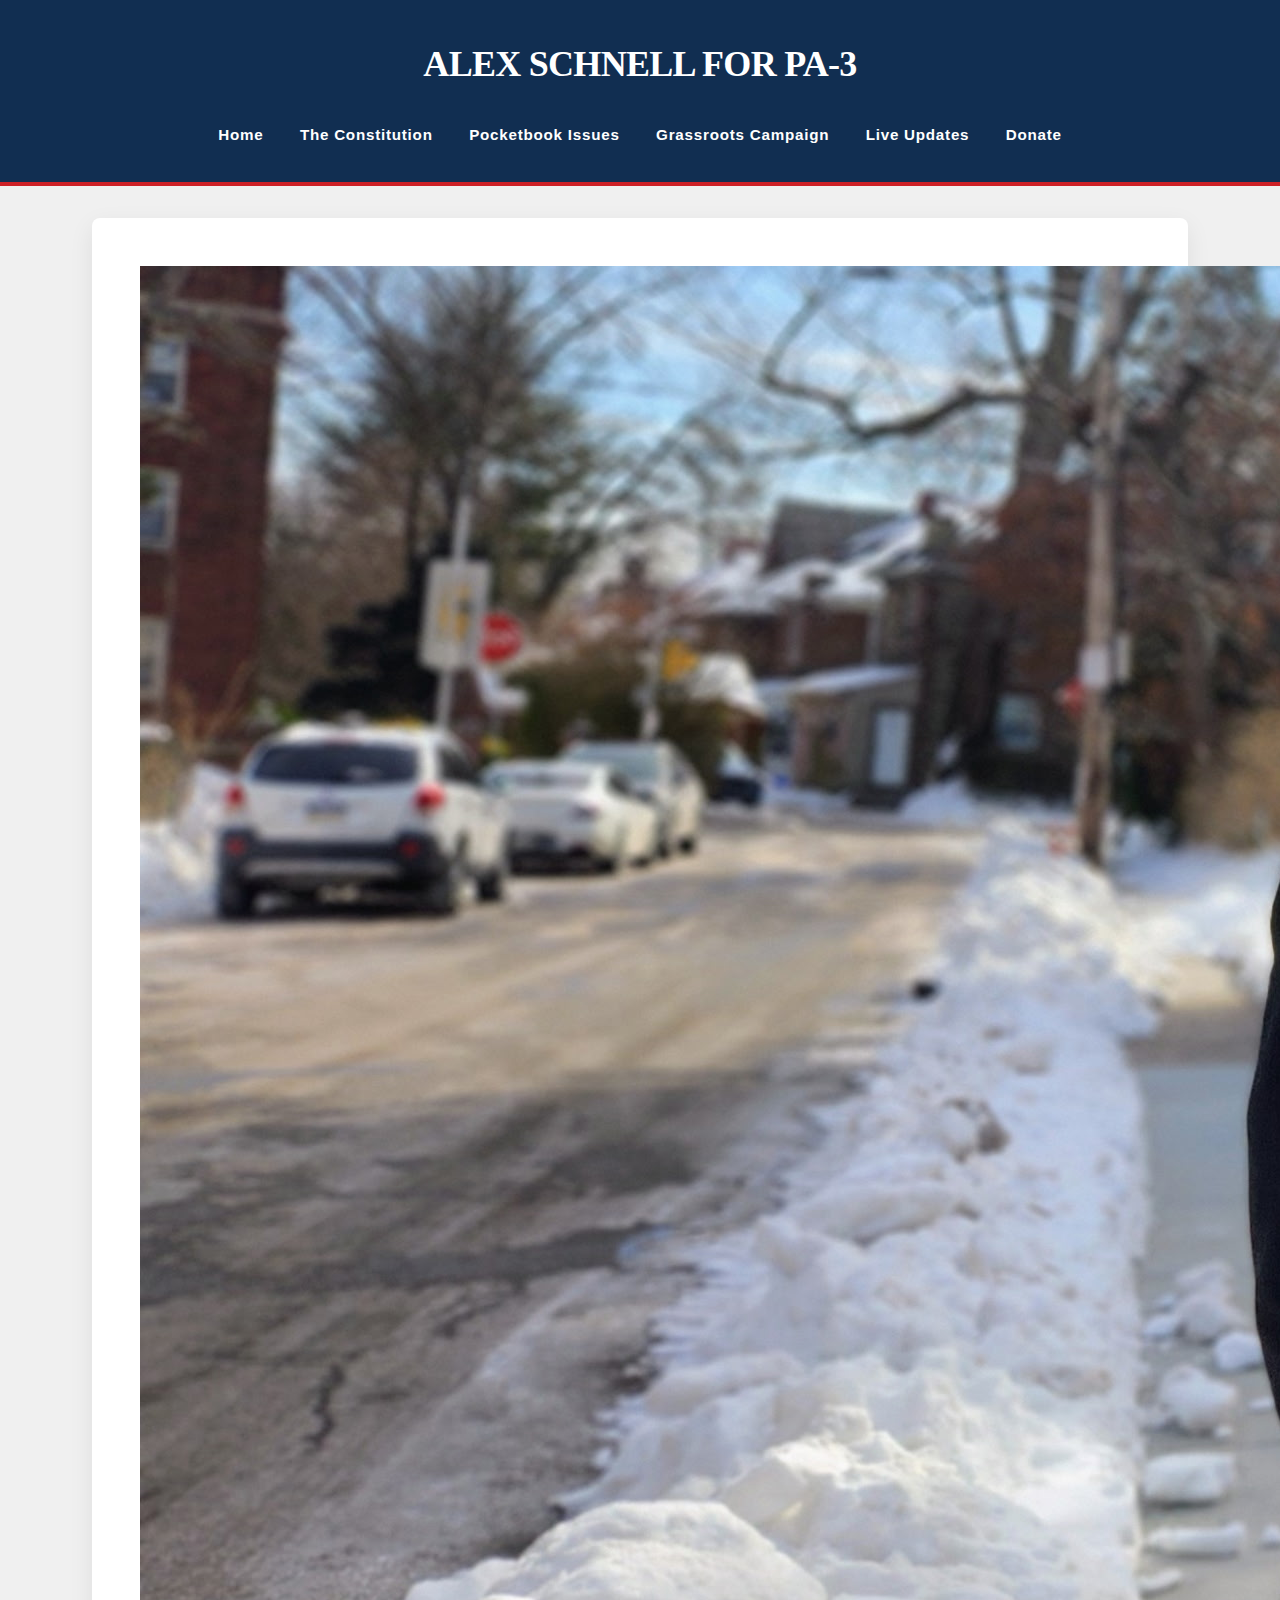
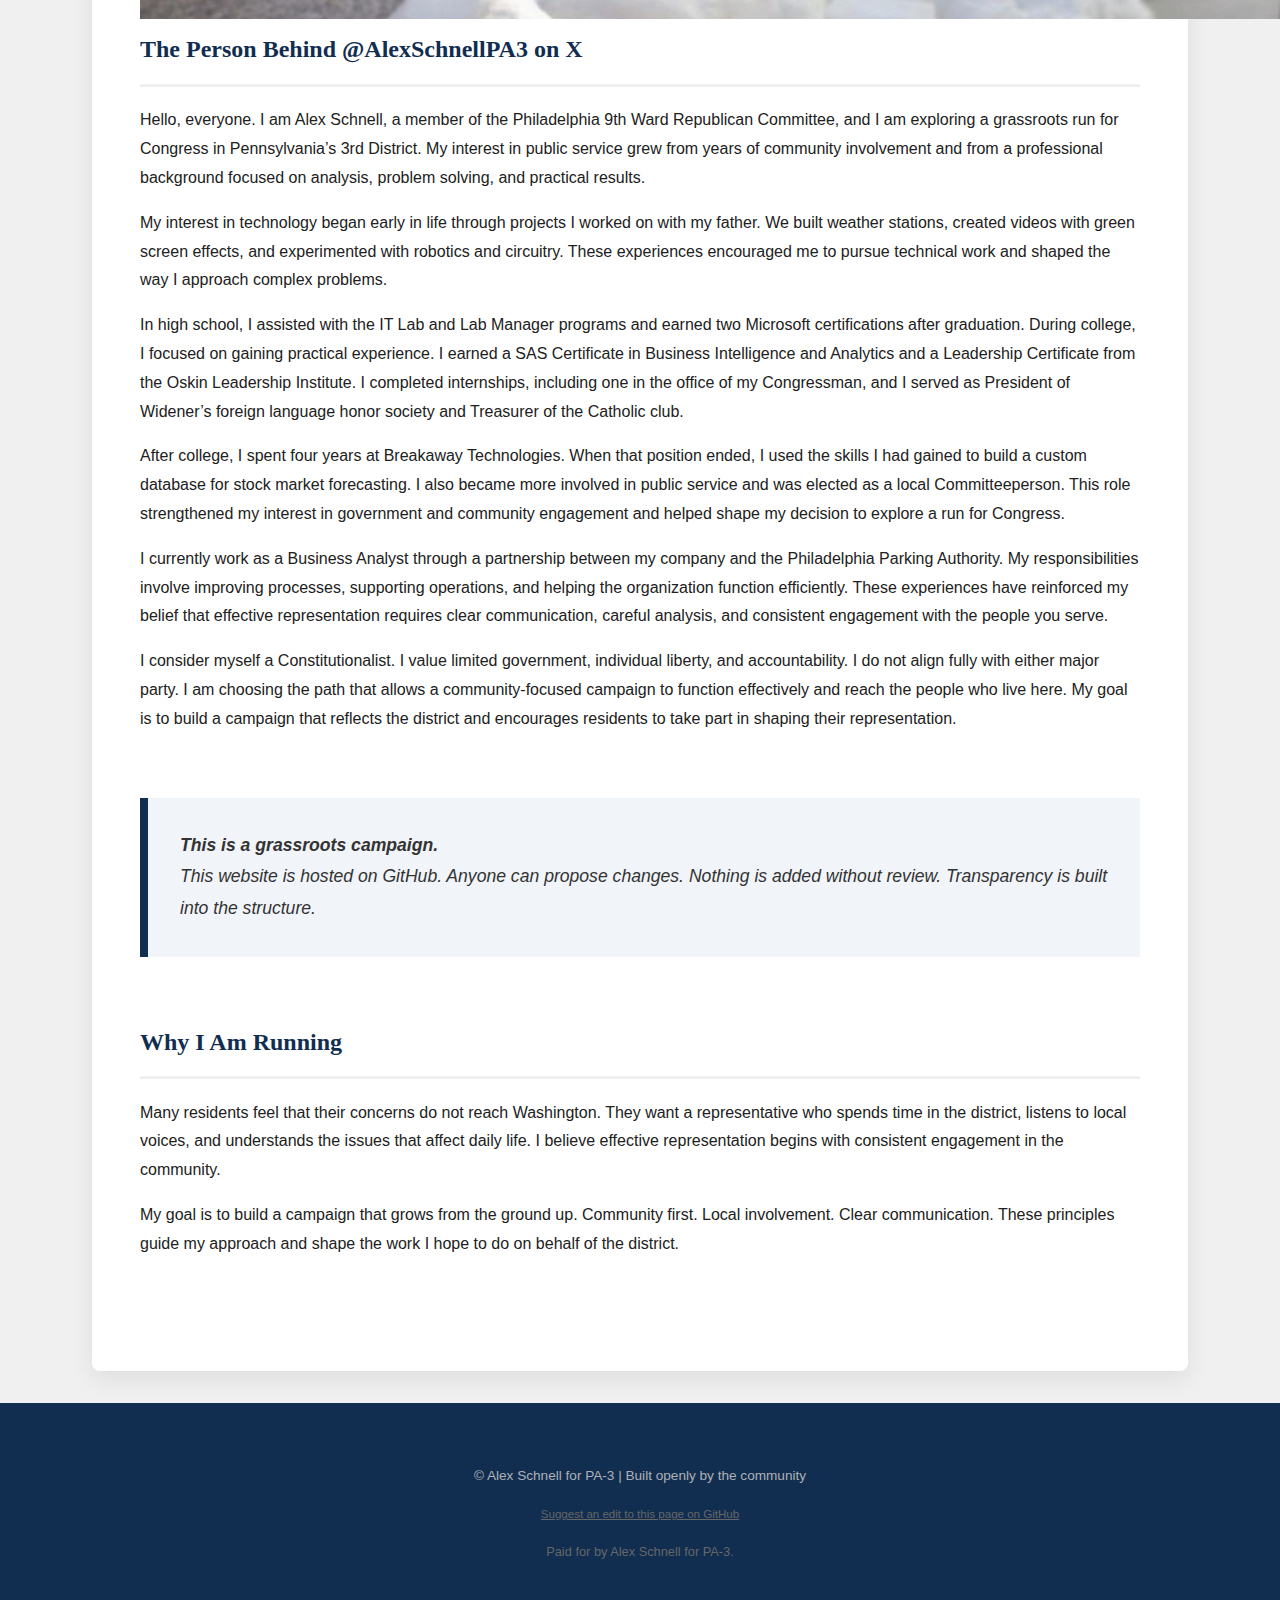
<file: index.html>
<!DOCTYPE html>
<html lang="en">
<head>
  <meta charset="UTF-8">
  <title>Alex Schnell for PA-3</title>
  <meta name="viewport" content="width=device-width, initial-scale=1.0">
  
  <meta name="description" content="Official grassroots campaign for Alex Schnell, representing Pennsylvania’s 3rd District. Focusing on pocketbook issues and constitutional restraint.">
  <link rel="canonical" href="https://alexschnellpa3.com/index.html">
  
  <meta property="og:title" content="Alex Schnell for PA-3">
  <meta property="og:description" content="A grassroots, constitutional campaign built openly by the community.">
  <meta property="og:image" content="https://alexschnellpa3.com/images/alex-schnell-placeholder.jpg">
  <meta property="og:url" content="https://alexschnellpa3.com">
  <meta name="twitter:card" content="summary_large_image">

  <link rel="stylesheet" href="css/style.css">
</head>
<body>

<header>
  <h1>Alex Schnell for PA-3</h1>
  <nav>
    <a href="index.html">Home</a>
    <a href="constitution.html">The Constitution</a>
    <a href="pocketbook.html">Pocketbook Issues</a>
    <a href="grassroots.html">Grassroots Campaign</a>
    <a href="twitter.html">Live Updates</a>
    <a href="donate.html">Donate</a>
  </nav>
</header>

<main>

<section>
  <img src="images/alex-schnell-placeholder.jpg" alt="Campaign Image">
  <h2>The Person Behind @AlexSchnellPA3 on X</h2>

  <p>
    Hello, everyone. I am Alex Schnell, a member of the Philadelphia 9th Ward Republican
    Committee, and I am exploring a grassroots run for Congress in Pennsylvania’s
    3rd District. My interest in public service grew from years of community involvement
    and from a professional background focused on analysis, problem solving, and
    practical results.
  </p>

  <p>
    My interest in technology began early in life through projects I worked on with my
    father. We built weather stations, created videos with green screen effects, and
    experimented with robotics and circuitry. These experiences encouraged me to pursue
    technical work and shaped the way I approach complex problems.
  </p>

  <p>
    In high school, I assisted with the IT Lab and Lab Manager programs and earned two
    Microsoft certifications after graduation. During college, I focused on gaining
    practical experience. I earned a SAS Certificate in Business Intelligence and
    Analytics and a Leadership Certificate from the Oskin Leadership Institute. I
    completed internships, including one in the office of my Congressman, and I served
    as President of Widener’s foreign language honor society and Treasurer of the
    Catholic club.
  </p>

  <p>
    After college, I spent four years at Breakaway Technologies. When that position
    ended, I used the skills I had gained to build a custom database for stock market
    forecasting. I also became more involved in public service and was elected as a
    local Committeeperson. This role strengthened my interest in government and
    community engagement and helped shape my decision to explore a run for Congress.
  </p>

  <p>
    I currently work as a Business Analyst through a partnership between my company
    and the Philadelphia Parking Authority. My responsibilities involve improving
    processes, supporting operations, and helping the organization function
    efficiently. These experiences have reinforced my belief that effective
    representation requires clear communication, careful analysis, and consistent
    engagement with the people you serve.
  </p>

  <p>
    I consider myself a Constitutionalist. I value limited government, individual
    liberty, and accountability. I do not align fully with either major party. I am
    choosing the path that allows a community-focused campaign to function effectively
    and reach the people who live here. My goal is to build a campaign that reflects
    the district and encourages residents to take part in shaping their representation.
  </p>
</section>

<section class="callout">
  <strong>This is a grassroots campaign.</strong><br>
  This website is hosted on GitHub. Anyone can propose changes.
  Nothing is added without review. Transparency is built into the structure.
</section>

<section>
  <h2>Why I Am Running</h2>

  <p>
    Many residents feel that their concerns do not reach Washington. They want a
    representative who spends time in the district, listens to local voices, and
    understands the issues that affect daily life. I believe effective representation
    begins with consistent engagement in the community.
  </p>

  <p>
    My goal is to build a campaign that grows from the ground up. Community first.
    Local involvement. Clear communication. These principles guide my approach and
    shape the work I hope to do on behalf of the district.
  </p>
</section>

</main>

<footer>
  <p style="font-size: 0.85rem;">
    © Alex Schnell for PA-3 | Built openly by the community
  </p>
  <a href="https://github.com/alexschnellpa3/alexschnellpa3.github.io/edit/main/index.html" style="font-size: 0.85em; color: #666;">
      Suggest an edit to this page on GitHub
  </a>
  <p style="font-size: 0.8rem; color: #666;">
    Paid for by Alex Schnell for PA-3.
  </p>
</footer>

</body>
</html>
</file>
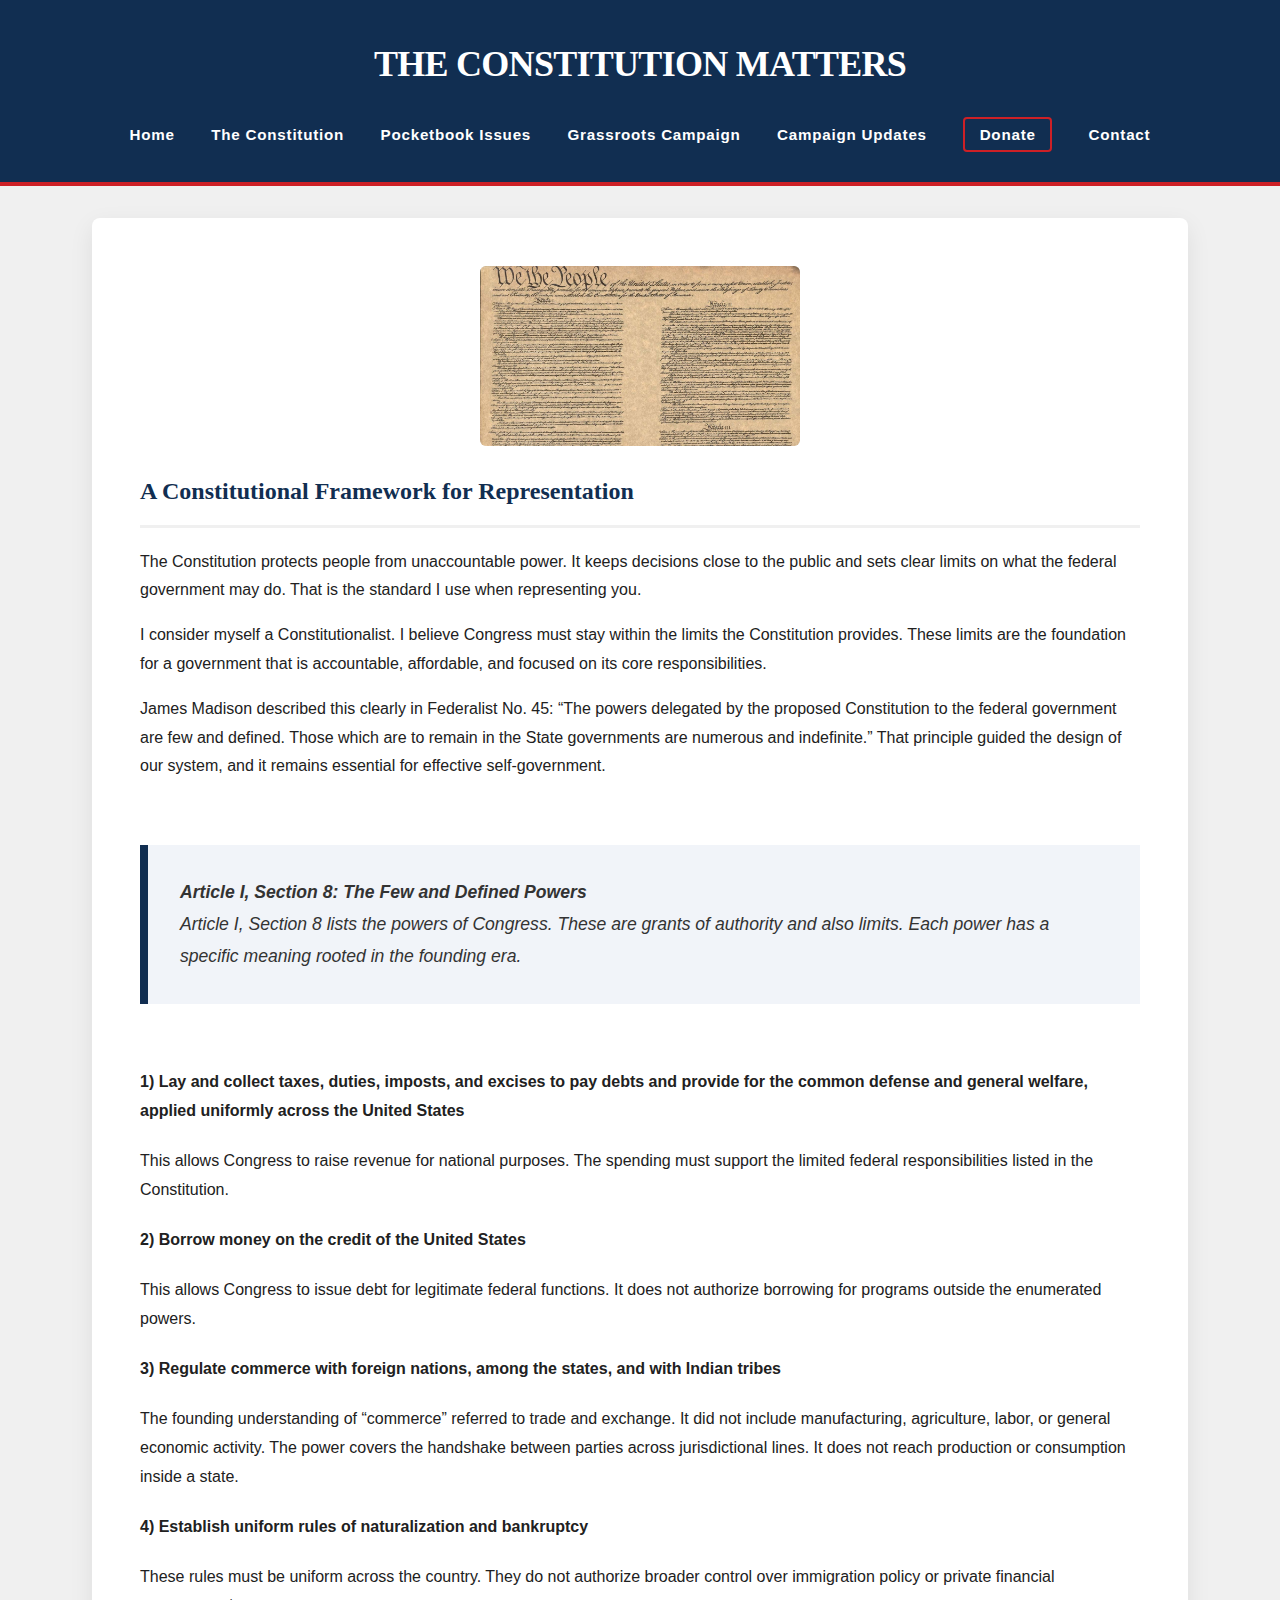
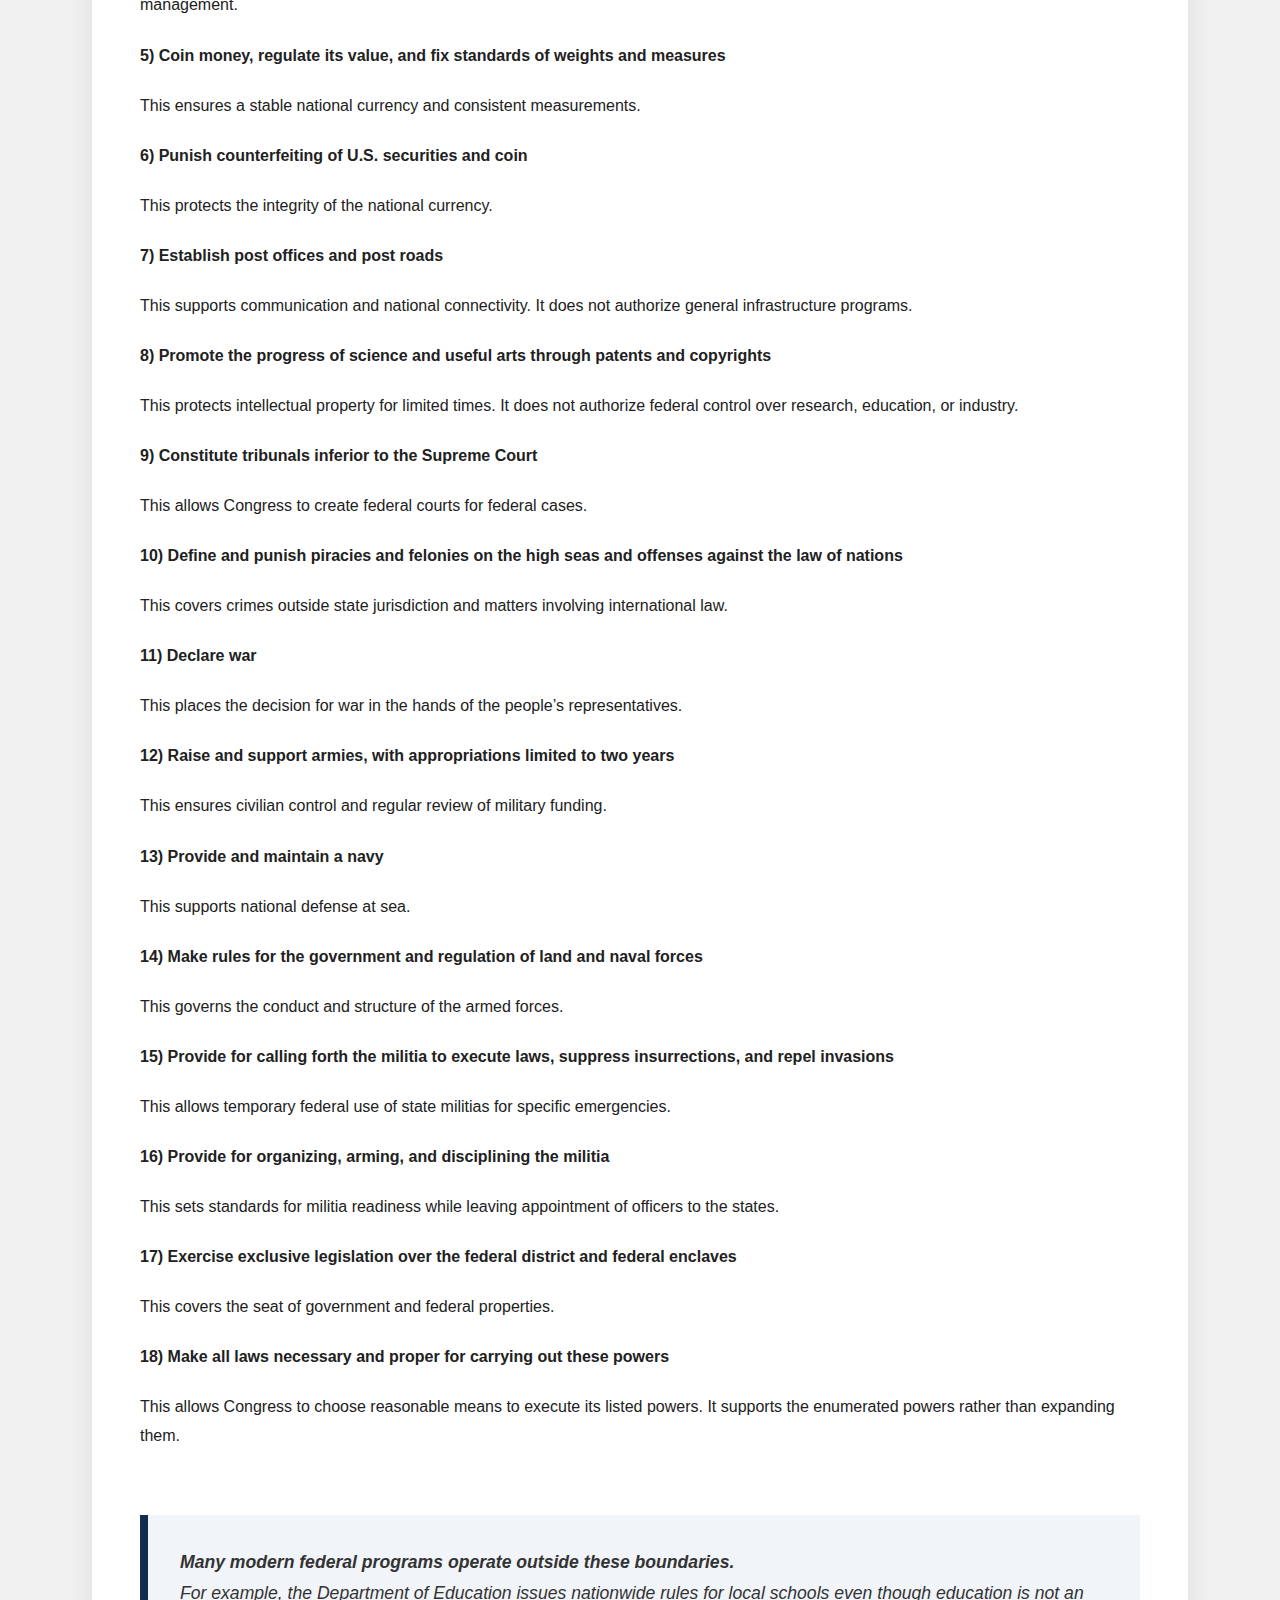
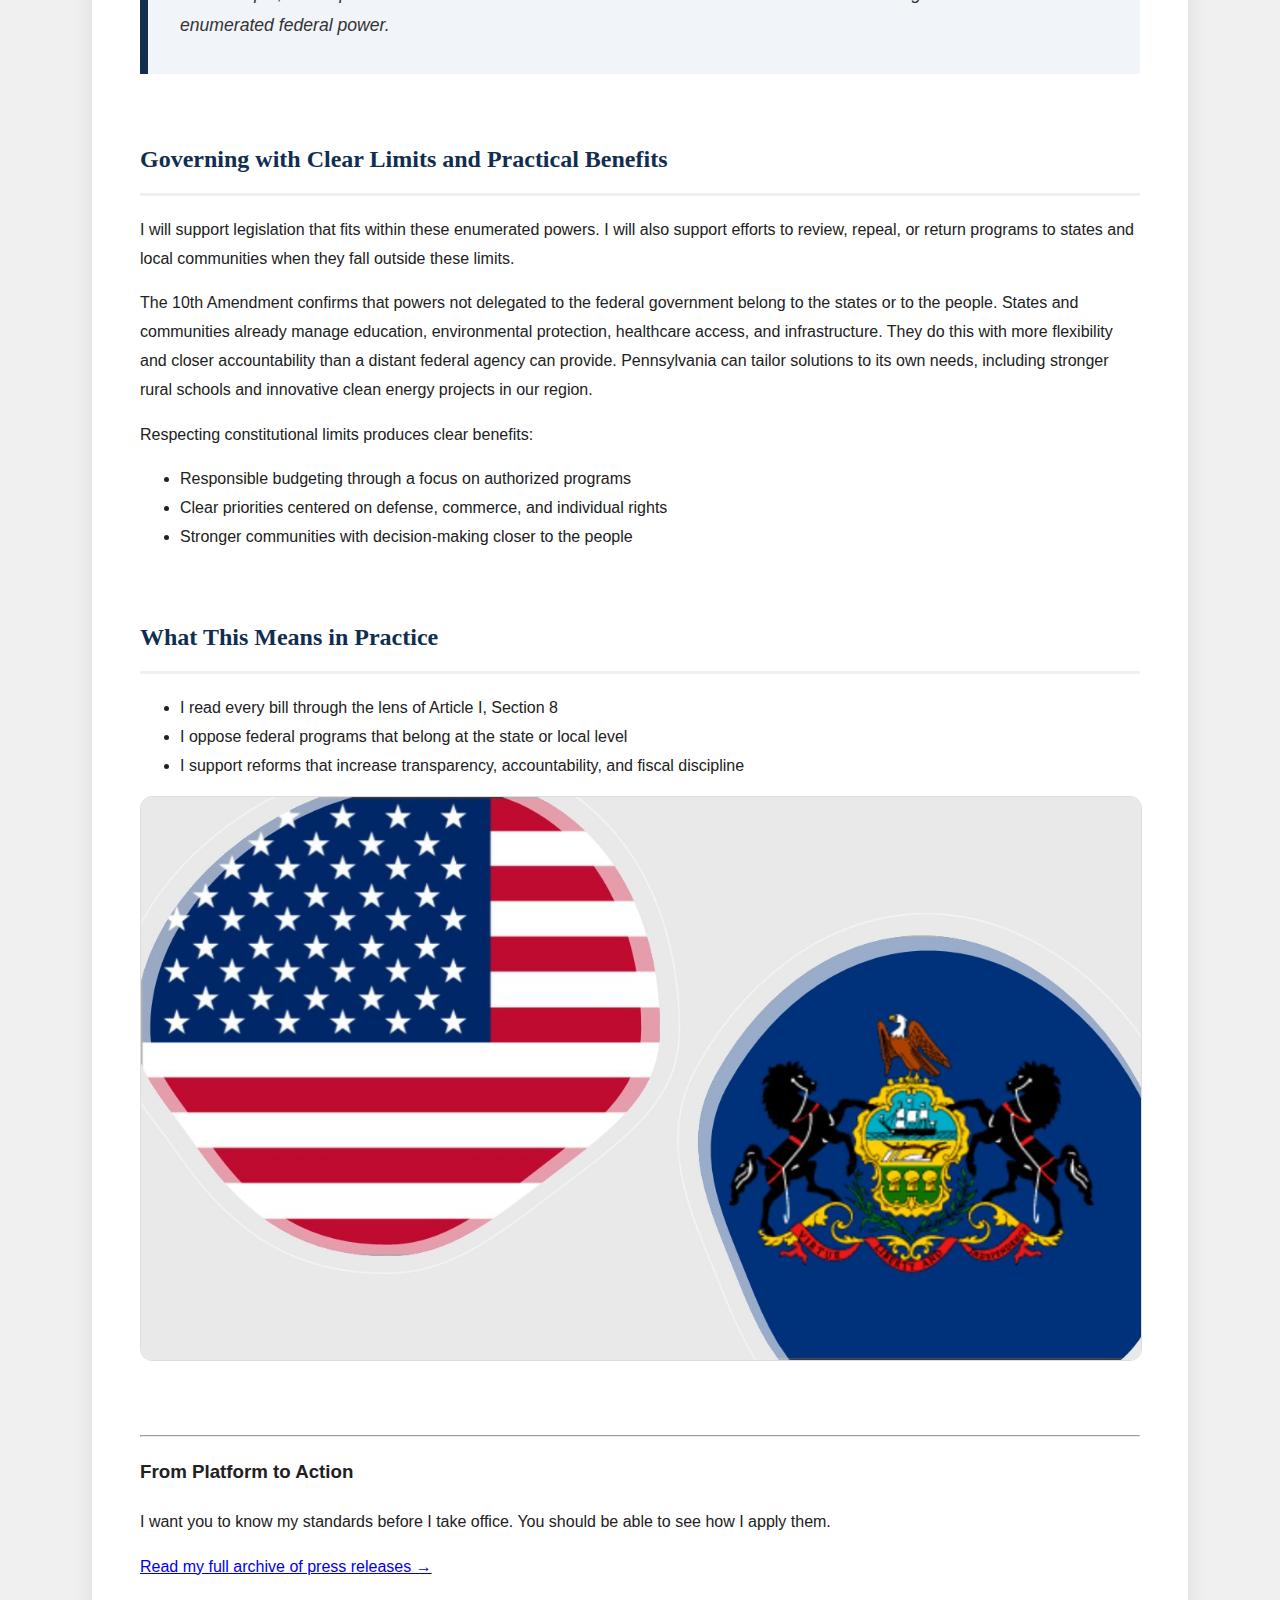
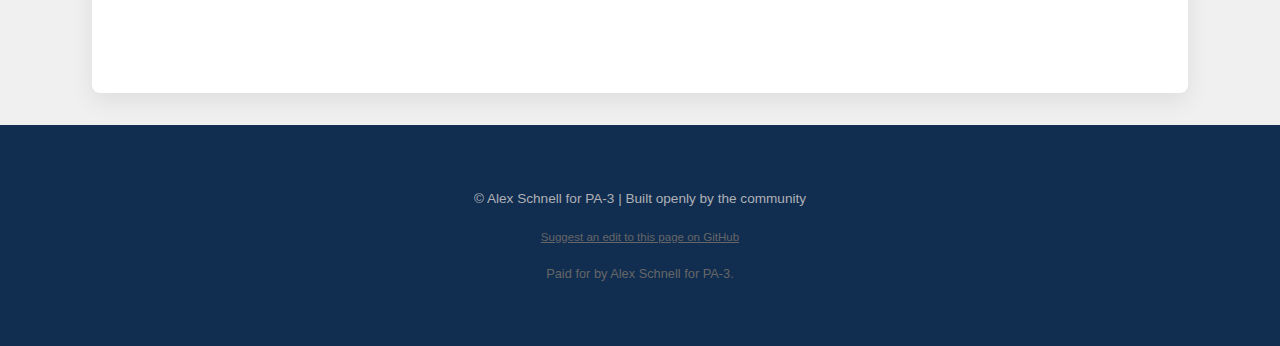
<file: constitution.html>
<!DOCTYPE html>
<html lang="en">
<head>
  <meta charset="UTF-8">
  <title>The Constitution | Alex Schnell for PA-3</title>
  <meta name="viewport" content="width=device-width, initial-scale=1.0">
  
  <meta name="description" content="Enumerated powers, not unlimited authority. A look at the constitutional framework of the Alex Schnell campaign for PA-3.">
  <link rel="canonical" href="https://alexschnellpa3.com/constitution.html">
  
  <meta property="og:title" content="The Constitution - Alex Schnell for PA-3">
  <meta property="og:description" content="Federal programs must be tied to enumerated powers, not political convenience.">
  <meta property="og:image" content="https://alexschnellpa3.com/images/us-constitution.jpg">
  <meta property="og:url" content="https://alexschnellpa3.com">
  <meta name="twitter:card" content="summary_large_image">

  <!-- Favicons -->
  <link rel="icon" type="image/png" href="/images/favicon.png">
  <link rel="apple-touch-icon" href="/images/favicon.png">
	
  <link rel="stylesheet" href="css/style.css">
</head>
<body>

<header>
  <h1>The Constitution Matters</h1>
  <nav>
    <a href="index.html">Home</a>
    <a href="constitution.html">The Constitution</a>
    <a href="pocketbook.html">Pocketbook Issues</a>
    <a href="grassroots.html">Grassroots Campaign</a>
    <a href="twitter.html">Campaign Updates</a>
    <a href="donate.html" class="donate-link">Donate</a>
	<a href="contact.html">Contact</a>
  </nav>
</header>

<main>

<section>
  <img src="images/us-constitution.jpg" alt="US Constitution Image" class="content-image">
  <h2>A Constitutional Framework for Representation</h2>

  <p>
    The Constitution protects people from unaccountable power. It keeps decisions close to the public and sets clear limits on what the federal government may do. That is the standard I use when representing you.
  </p>

  <p>
    I consider myself a Constitutionalist. I believe Congress must stay within the limits the Constitution provides. These limits are the foundation for a government that is accountable, affordable, and focused on its core responsibilities.
  </p>

  <p>
    James Madison described this clearly in Federalist No. 45: “The powers delegated by the proposed Constitution to the federal government are few and defined. Those which are to remain in the State governments are numerous and indefinite.” That principle guided the design of our system, and it remains essential for effective self-government.
  </p>
</section>

<section class="callout">
  <strong>Article I, Section 8: The Few and Defined Powers</strong><br>
  Article I, Section 8 lists the powers of Congress. These are grants of authority and also limits. Each power has a specific meaning rooted in the founding era.
</section>

<section class="enumerated-powers">
  <div>
    <h4>1) Lay and collect taxes, duties, imposts, and excises to pay debts and provide for the common defense and general welfare, applied uniformly across the United States</h4>
    <p>This allows Congress to raise revenue for national purposes. The spending must support the limited federal responsibilities listed in the Constitution.</p>
  </div>

  <div>
    <h4>2) Borrow money on the credit of the United States</h4>
    <p>This allows Congress to issue debt for legitimate federal functions. It does not authorize borrowing for programs outside the enumerated powers.</p>
  </div>

  <div>
    <h4>3) Regulate commerce with foreign nations, among the states, and with Indian tribes</h4>
    <p>The founding understanding of “commerce” referred to trade and exchange. It did not include manufacturing, agriculture, labor, or general economic activity. The power covers the handshake between parties across jurisdictional lines. It does not reach production or consumption inside a state.</p>
  </div>

  <div>
    <h4>4) Establish uniform rules of naturalization and bankruptcy</h4>
    <p>These rules must be uniform across the country. They do not authorize broader control over immigration policy or private financial management.</p>
  </div>

  <div>
    <h4>5) Coin money, regulate its value, and fix standards of weights and measures</h4>
    <p>This ensures a stable national currency and consistent measurements.</p>
  </div>

  <div>
    <h4>6) Punish counterfeiting of U.S. securities and coin</h4>
    <p>This protects the integrity of the national currency.</p>
  </div>

  <div>
    <h4>7) Establish post offices and post roads</h4>
    <p>This supports communication and national connectivity. It does not authorize general infrastructure programs.</p>
  </div>

  <div>
    <h4>8) Promote the progress of science and useful arts through patents and copyrights</h4>
    <p>This protects intellectual property for limited times. It does not authorize federal control over research, education, or industry.</p>
  </div>

  <div>
    <h4>9) Constitute tribunals inferior to the Supreme Court</h4>
    <p>This allows Congress to create federal courts for federal cases.</p>
  </div>

  <div>
    <h4>10) Define and punish piracies and felonies on the high seas and offenses against the law of nations</h4>
    <p>This covers crimes outside state jurisdiction and matters involving international law.</p>
  </div>

  <div>
    <h4>11) Declare war</h4>
    <p>This places the decision for war in the hands of the people’s representatives.</p>
  </div>

  <div>
    <h4>12) Raise and support armies, with appropriations limited to two years</h4>
    <p>This ensures civilian control and regular review of military funding.</p>
  </div>

  <div>
    <h4>13) Provide and maintain a navy</h4>
    <p>This supports national defense at sea.</p>
  </div>

  <div>
    <h4>14) Make rules for the government and regulation of land and naval forces</h4>
    <p>This governs the conduct and structure of the armed forces.</p>
  </div>

  <div>
    <h4>15) Provide for calling forth the militia to execute laws, suppress insurrections, and repel invasions</h4>
    <p>This allows temporary federal use of state militias for specific emergencies.</p>
  </div>

  <div>
    <h4>16) Provide for organizing, arming, and disciplining the militia</h4>
    <p>This sets standards for militia readiness while leaving appointment of officers to the states.</p>
  </div>

  <div>
    <h4>17) Exercise exclusive legislation over the federal district and federal enclaves</h4>
    <p>This covers the seat of government and federal properties.</p>
  </div>

  <div>
    <h4>18) Make all laws necessary and proper for carrying out these powers</h4>
    <p>This allows Congress to choose reasonable means to execute its listed powers. It supports the enumerated powers rather than expanding them.</p>
  </div>
</section>

<section class="callout">
  <strong>Many modern federal programs operate outside these boundaries.</strong><br>
  For example, the Department of Education issues nationwide rules for local schools even though education is not an enumerated federal power.
</section>

<section>
  <h2>Governing with Clear Limits and Practical Benefits</h2>

  <p>
    I will support legislation that fits within these enumerated powers. I will also support efforts to review, repeal, or return programs to states and local communities when they fall outside these limits.
  </p>

  <p>
    The 10th Amendment confirms that powers not delegated to the federal government belong to the states or to the people. States and communities already manage education, environmental protection, healthcare access, and infrastructure. They do this with more flexibility and closer accountability than a distant federal agency can provide. Pennsylvania can tailor solutions to its own needs, including stronger rural schools and innovative clean energy projects in our region.
  </p>

  <p>Respecting constitutional limits produces clear benefits:</p>
  <ul>
    <li>Responsible budgeting through a focus on authorized programs</li>
    <li>Clear priorities centered on defense, commerce, and individual rights</li>
    <li>Stronger communities with decision‑making closer to the people</li>
  </ul>
</section>

<section class="schnell-flex-container">
  <div class="schnell-flex-text">
    <h2>What This Means in Practice</h2>
    <ul>
      <li>I read every bill through the lens of Article I, Section 8</li>
      <li>I oppose federal programs that belong at the state or local level</li>
      <li>I support reforms that increase transparency, accountability, and fiscal discipline</li>
    </ul>
  </div>

  <div class="schnell-flex-media">
    <img src="images/usa-pa-flags.jpg" 
         alt="The United States national flag and the Commonwealth of Pennsylvania state flag" 
         style="width: 100%; border-radius: 12px; border: 1px solid #ddd;">
  </div>
</section>

<section class="legislative-transition">
  <hr aria-hidden="true">
  <h3>From Platform to Action</h3>
  <p>
    I want you to know my standards before I take office. You should be able to see how I apply them.
  </p>
  
  <p>
    <a href="pdf-viewer.html" class="button-style" target="_blank">
      Read my full archive of press releases &rarr;
    </a>
  </p>
</section>
	
</main>

<footer>
  <p style="font-size: 0.85rem;">
    © Alex Schnell for PA-3 | Built openly by the community
  </p>
  <a href="https://github.com/alexschnellpa3/alexschnellpa3.github.io/edit/main/constitution.html" style="font-size: 0.85em; color: #666;">
      Suggest an edit to this page on GitHub
  </a>
  <p style="font-size: 0.8rem; color: #666;">
    Paid for by Alex Schnell for PA-3.
  </p>
</footer>

</body>
</html>
</file>
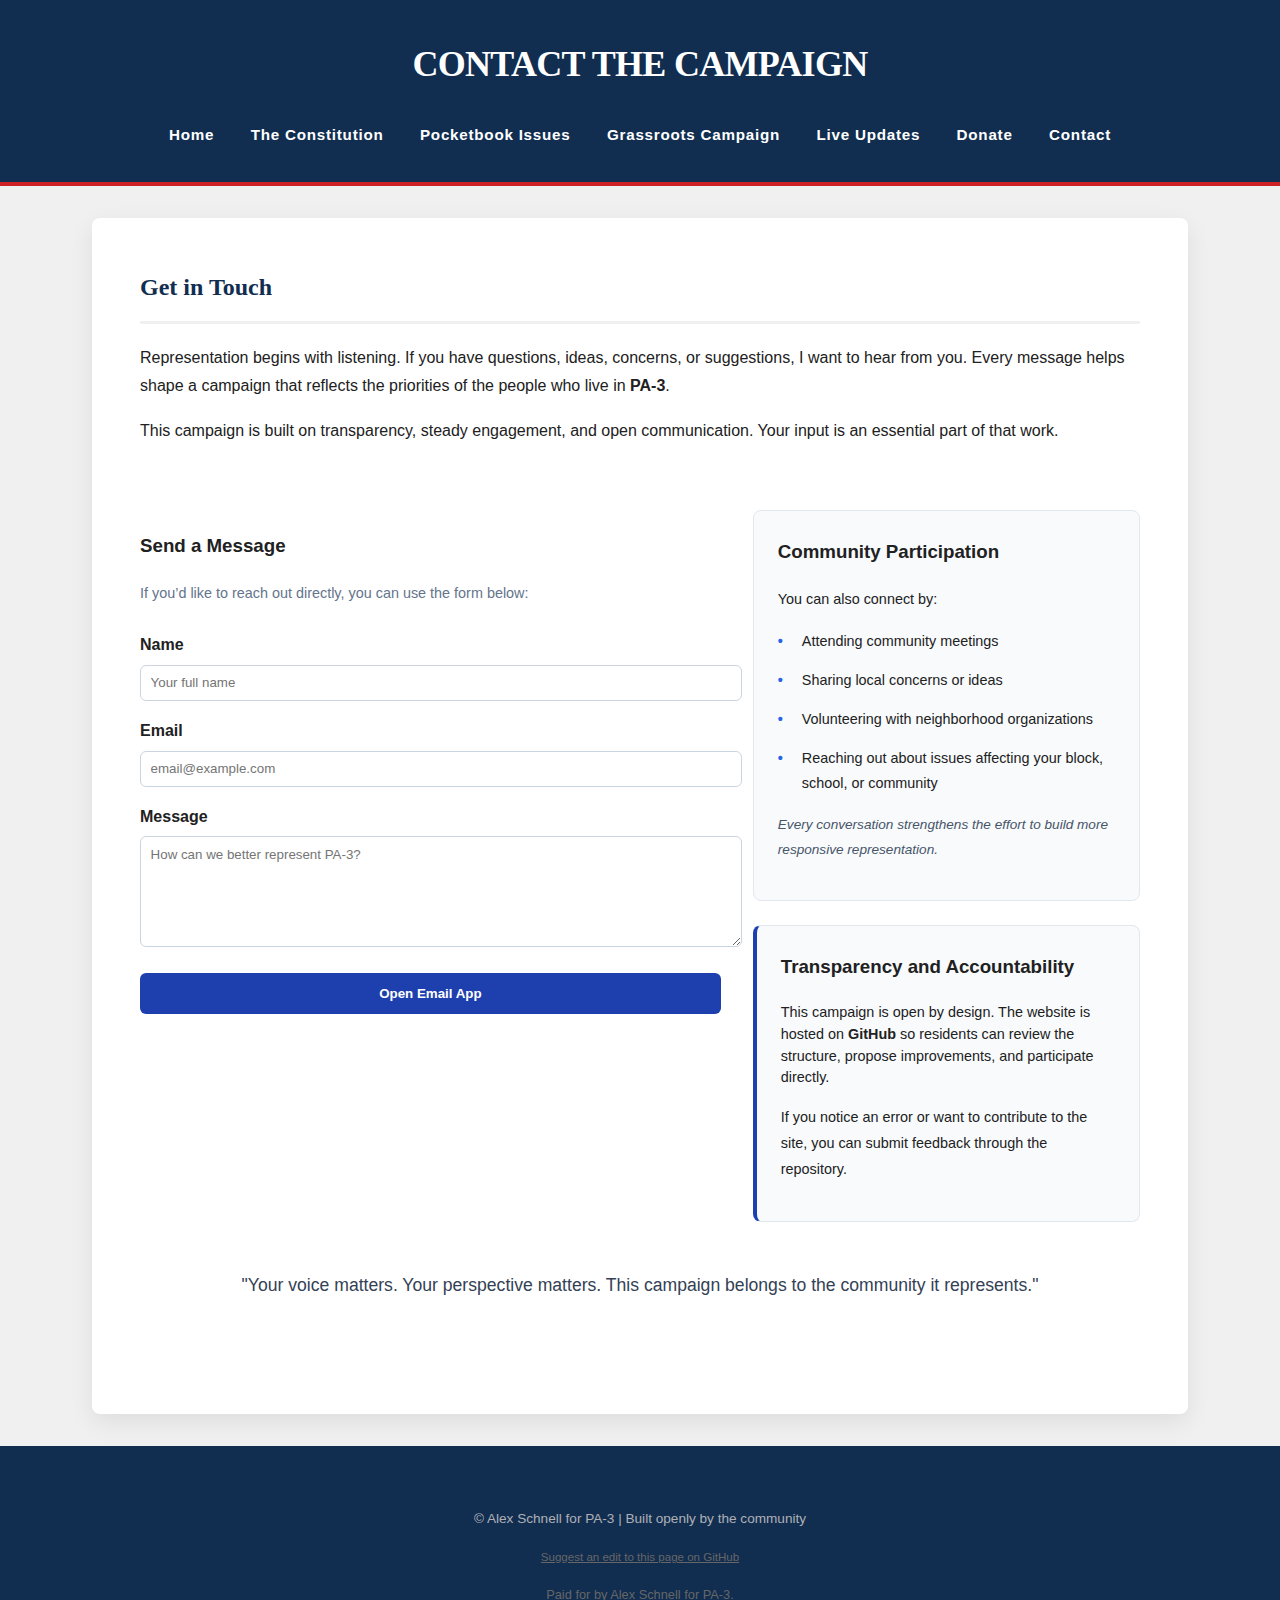
<file: contact.html>
<!DOCTYPE html>
<html lang="en">
<head>
  <meta charset="UTF-8">
  <title>Contact | Alex Schnell for PA-3</title>
  <meta name="viewport" content="width=device-width, initial-scale=1.0">

  <meta name="description" content="Get in touch with Alex Schnell's campaign for Pennsylvania’s 3rd District. We prioritize transparency and open communication.">
  <link rel="canonical" href="https://alexschnellpa3.com/contact.html">

  <meta property="og:title" content="Contact | Alex Schnell for PA-3">
  <meta property="og:description" content="Representation begins with listening. Share your ideas and concerns with our campaign.">
  <meta property="og:image" content="https://alexschnellpa3.com/images/alex-schnell-placeholder.jpg">
  <meta property="og:url" content="https://alexschnellpa3.com/contact.html">
  <meta name="twitter:card" content="summary_large_image">

  <link rel="stylesheet" href="css/style.css">
  <style>
    /* Inline styles to ensure layout matches your structure without external CSS dependencies */
    .contact-grid { display: grid; grid-template-columns: 1fr; gap: 2rem; margin-top: 2rem; }
    @media (min-width: 768px) { .contact-grid { grid-template-columns: 1.2fr 0.8fr; } }
    .form-group { margin-bottom: 1rem; }
    .form-group label { display: block; margin-bottom: 0.3rem; font-weight: bold; }
    .form-group input, .form-group textarea { 
      width: 100%; padding: 0.6rem; border: 1px solid #cbd5e1; border-radius: 6px; font-family: inherit; 
    }
    .participation-list { list-style: none; padding: 0; }
    .participation-list li { margin-bottom: 0.8rem; padding-left: 1.5rem; position: relative; }
    .participation-list li::before { content: "•"; position: absolute; left: 0; color: #2563eb; font-weight: bold; }
    .sidebar-box { background: #f8fafc; border: 1px solid #e2e8f0; padding: 1.5rem; border-radius: 8px; }
    #submitBtn { 
      background: #1e40af; color: white; padding: 0.8rem 1.5rem; border: none; 
      border-radius: 6px; cursor: pointer; font-weight: bold; width: 100%; 
    }
    #submitBtn:hover { background: #1e3a8a; }
  </style>
</head>
<body>

<header>
  <h1>Contact the Campaign</h1>
  <nav>
    <a href="index.html">Home</a>
    <a href="constitution.html">The Constitution</a>
    <a href="pocketbook.html">Pocketbook Issues</a>
    <a href="grassroots.html">Grassroots Campaign</a>
    <a href="twitter.html">Live Updates</a>
    <a href="donate.html">Donate</a>
	<a href="contact.html">Contact</a>
  </nav>
</header>

<main>

<section>
  <h2>Get in Touch</h2>
  <p>
    Representation begins with listening. If you have questions, ideas, concerns, or suggestions, I want to hear from you. 
    Every message helps shape a campaign that reflects the priorities of the people who live in <strong>PA-3</strong>.
  </p>
  <p>
    This campaign is built on transparency, steady engagement, and open communication. Your input is an essential part of that work.
  </p>
</section>

<div class="contact-grid">
  <section>
    <h3>Send a Message</h3>
    <p style="font-size: 0.9rem; color: #64748b; margin-bottom: 1.5rem;">
      If you’d like to reach out directly, you can use the form below:
    </p>

    <form id="contactForm">
      <div class="form-group">
        <label for="name">Name</label>
        <input type="text" id="name" required placeholder="Your full name">
      </div>
      
      <div class="form-group">
        <label for="email">Email</label>
        <input type="email" id="email" required placeholder="email@example.com">
      </div>

      <div class="form-group">
        <label for="message">Message</label>
        <textarea id="message" rows="6" required placeholder="How can we better represent PA-3?"></textarea>
      </div>

      <button type="submit" id="submitBtn">Open Email App</button>
    </form>
  </section>

  <aside class="space-y-6">
    <div class="sidebar-box">
      <h3 style="margin-top: 0;">Community Participation</h3>
      <p style="font-size: 0.9rem; margin-bottom: 1rem;">You can also connect by:</p>
      <ul class="participation-list" style="font-size: 0.9rem;">
        <li>Attending community meetings</li>
        <li>Sharing local concerns or ideas</li>
        <li>Volunteering with neighborhood organizations</li>
        <li>Reaching out about issues affecting your block, school, or community</li>
      </ul>
      <p style="font-size: 0.85rem; font-style: italic; color: #475569; margin-top: 1rem;">
        Every conversation strengthens the effort to build more responsive representation.
      </p>
    </div>

    <div class="sidebar-box" style="margin-top: 1.5rem; border-left: 4px solid #1e40af;">
      <h3 style="margin-top: 0;">Transparency and Accountability</h3>
      <p style="font-size: 0.9rem; line-height: 1.5;">
        This campaign is open by design. The website is hosted on <strong>GitHub</strong> so residents can review the structure, propose improvements, and participate directly.
      </p>
      <p style="font-size: 0.9rem; margin-top: 1rem;">
        If you notice an error or want to contribute to the site, you can submit feedback through the repository.
      </p>
    </div>
  </aside>
</div>

<section style="margin-top: 3rem; text-align: center;">
  <p style="font-size: 1.1rem; font-weight: 500; color: #334155;">
    "Your voice matters. Your perspective matters. This campaign belongs to the community it represents."
  </p>
</section>

</main>

<footer>
  <p style="font-size: 0.85rem;">
    © Alex Schnell for PA-3 | Built openly by the community
  </p>
  <a href="https://github.com/alexschnellpa3/alexschnellpa3.github.io/edit/main/contact.html"
     style="font-size: 0.85em; color: #666;">
    Suggest an edit to this page on GitHub
  </a>
  <p style="font-size: 0.8rem; color: #666;">
    Paid for by Alex Schnell for PA-3.
  </p>
</footer>

<script>
  document.getElementById('contactForm').addEventListener('submit', function(e) {
    e.preventDefault();
    
    const name = document.getElementById('name').value;
    const email = document.getElementById('email').value;
    const message = document.getElementById('message').value;
    
    const subject = encodeURIComponent("Campaign Inquiry from " + name);
    const body = encodeURIComponent("Name: " + name + "\nEmail: " + email + "\n\nMessage:\n" + message);
    
    window.location.href = "mailto:info@alexschnellpa3.com?subject=" + subject + "&body=" + body;
  });
</script>

</body>
</html>
</file>
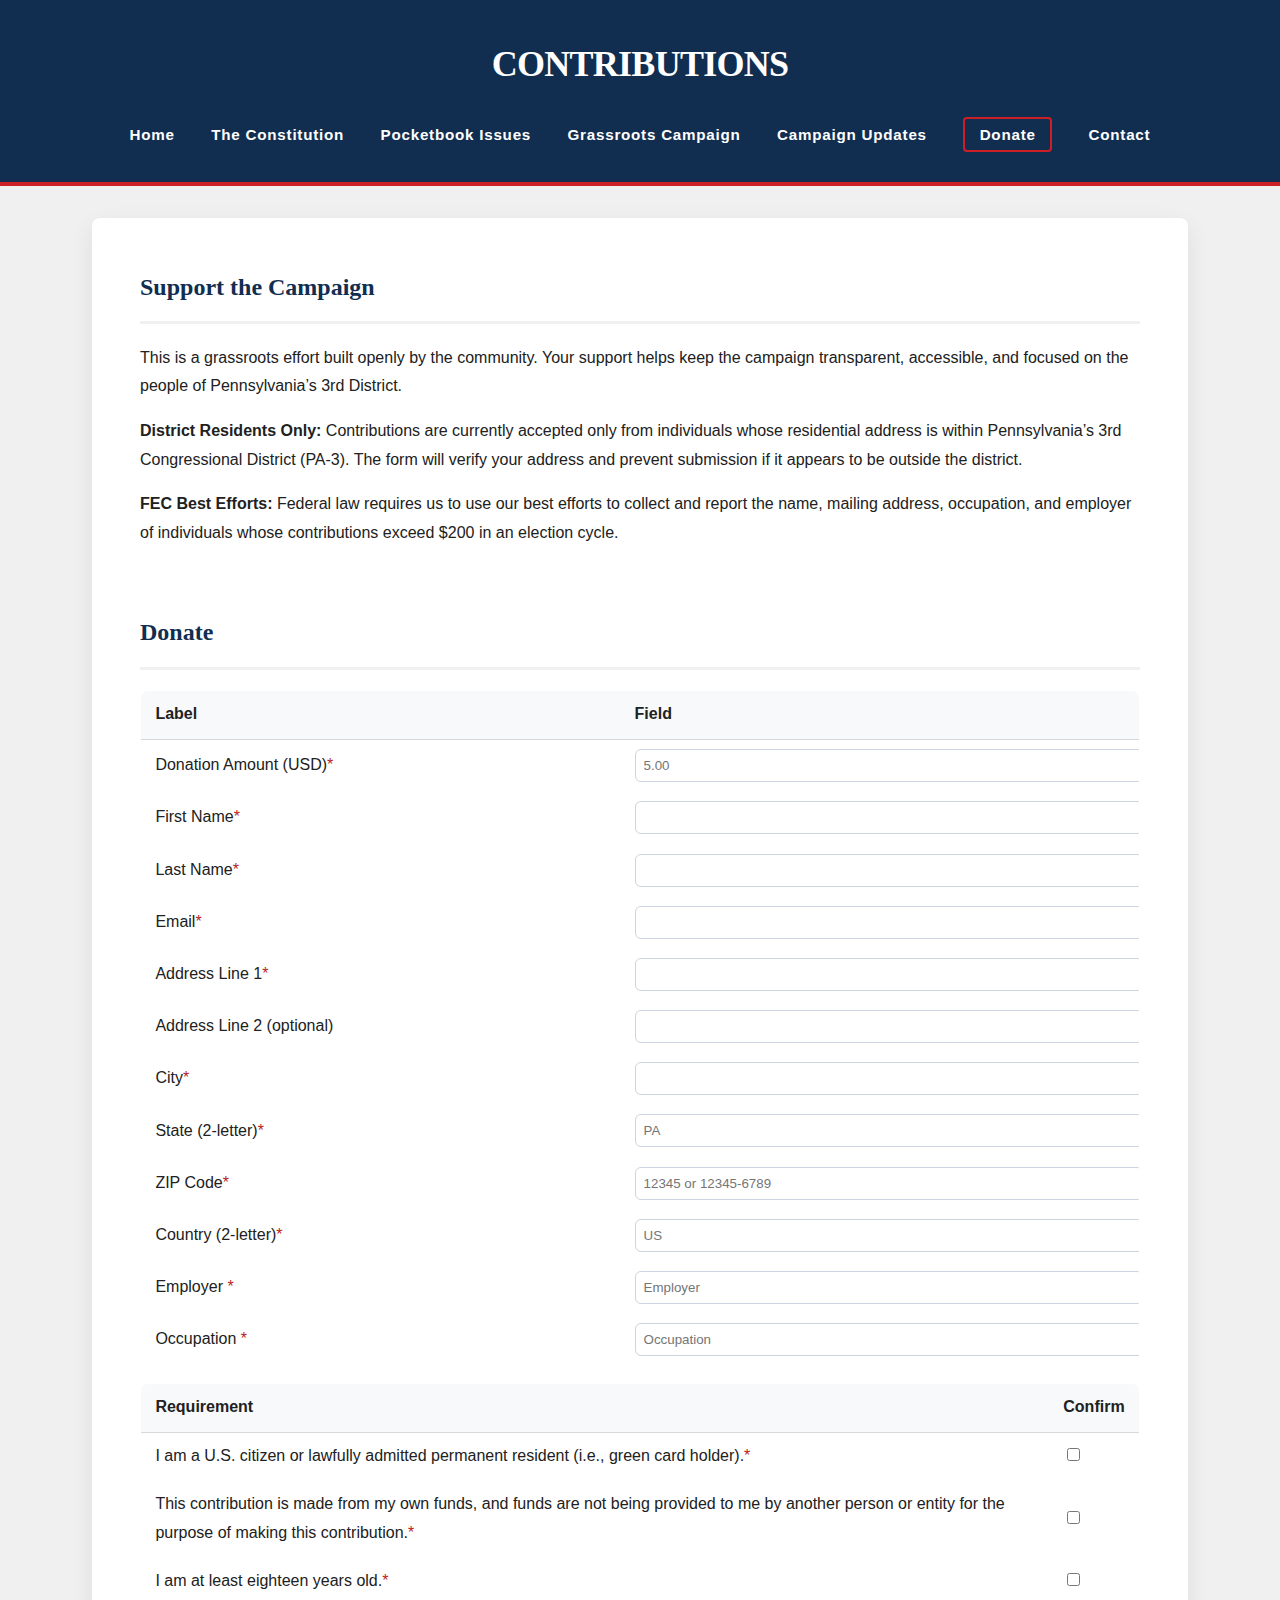
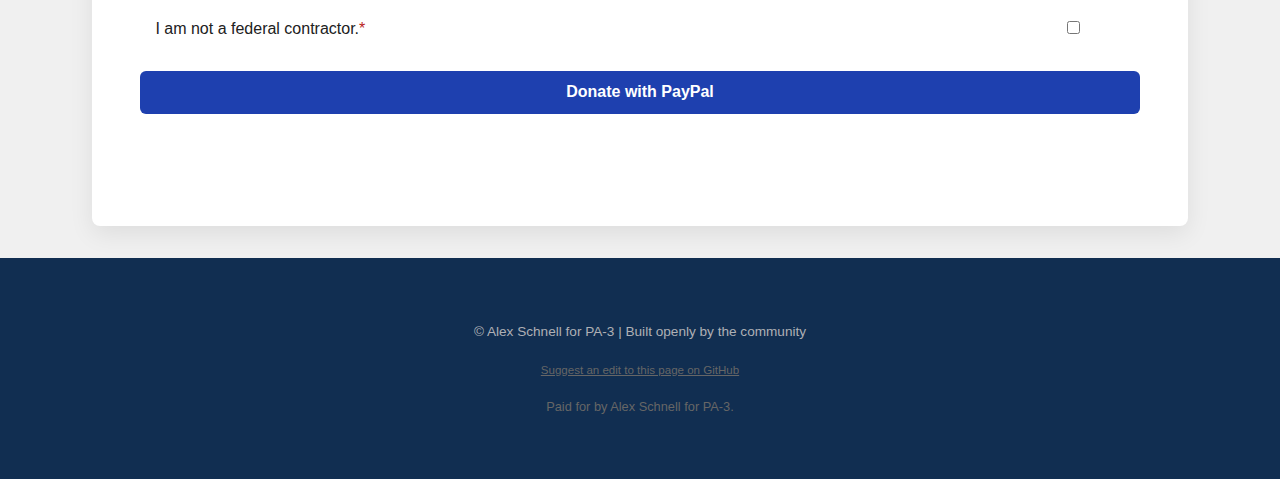
<file: donate.html>
<!DOCTYPE html>
<html lang="en">
<head>
  <meta charset="UTF-8">
  <title>Donate | Alex Schnell for PA-3</title>
  <meta name="viewport" content="width=device-width, initial-scale=1.0">

  <meta name="description" content="Support the grassroots campaign for Alex Schnell in Pennsylvania’s 3rd District.">
  <link rel="canonical" href="https://alexschnellpa3.com/donate.html">

  <meta property="og:title" content="Donate | Alex Schnell for PA-3">
  <meta property="og:description" content="Support a transparent, community-built grassroots campaign.">
  <meta property="og:image" content="https://alexschnellpa3.com/images/alex-schnell-placeholder.jpg">
  <meta property="og:url" content="https://alexschnellpa3.com/donate.html">
  <meta name="twitter:card" content="summary_large_image">

  <!-- Favicons -->
  <link rel="icon" type="image/png" href="/images/favicon.png">
  <link rel="apple-touch-icon" href="/images/favicon.png">
	
  <link rel="stylesheet" href="css/style.css">

  <style>
  #submitBtn { 
    background: #1e40af; 
    color: white; 
    padding: 0.8rem 1.5rem; 
    border: none; 
    border-radius: 6px; 
    cursor: pointer; 
    font-weight: bold; 
    width: 100%; 
    font-family: inherit;
    font-size: 1rem;
    margin-top: 1rem;
  }

  #submitBtn:hover { 
    background: #1e3a8a; 
  }

  #submitBtn:disabled {
    background: #94a3b8;
    cursor: not-allowed;
  }
  </style>
	
</head>
<body>

<header>
  <h1>Contributions</h1>
  <nav>
    <a href="index.html">Home</a>
    <a href="constitution.html">The Constitution</a>
    <a href="pocketbook.html">Pocketbook Issues</a>
    <a href="grassroots.html">Grassroots Campaign</a>
    <a href="twitter.html">Campaign Updates</a>
    <a href="donate.html" class="donate-link">Donate</a>
	<a href="contact.html">Contact</a>
  </nav>
</header>

<main>

<section>
  <h2>Support the Campaign</h2>

  <p>
    This is a grassroots effort built openly by the community. Your support helps keep
    the campaign transparent, accessible, and focused on the people of Pennsylvania’s
    3rd District.
  </p>

  <div class="notice">
    <strong>District Residents Only:</strong>
    Contributions are currently accepted only from individuals whose residential address
    is within Pennsylvania’s 3rd Congressional District (PA-3). The form will verify
    your address and prevent submission if it appears to be outside the district.
  </div>

  <div class="notice muted" style="margin-top: 15px;">
    <strong>FEC Best Efforts:</strong>
    Federal law requires us to use our best efforts to collect and report the name,
    mailing address, occupation, and employer of individuals whose contributions exceed
    $200 in an election cycle.
  </div>
</section>

<section>
  <h2>Donate</h2>

  <form id="paypalForm" method="post" action="https://www.paypal.com/cgi-bin/webscr">

    <!-- PayPal configuration -->
    <input type="hidden" name="cmd" value="_xclick">
    <input type="hidden" name="business" value="UYVUV93LZCD5G"> <!-- REPLACE WITH ACTUAL MERCHANT ID OR EMAIL -->
    <input type="hidden" name="item_name" value="Campaign Donation - Alex Schnell for PA-3">
    <input type="hidden" name="currency_code" value="USD">
    <input type="hidden" name="return" value="https://alexschnellpa3.com/thank-you.html">
    <input type="hidden" name="cancel_return" value="https://alexschnellpa3.com/donation-cancelled.html">
    <input type="hidden" name="no_shipping" value="2">
    <input type="hidden" name="address_override" value="1">
    <input type="hidden" name="on0" value="Employer">
    <input type="hidden" name="on1" value="Occupation">

<!-- Donor Information (table) -->
<table style="width:100%; border-collapse:collapse; border:1px solid #d6d9dc; border-radius:8px; overflow:hidden; background:#fff;">
  <thead>
    <tr>
      <th style="background:#f7f9fa; text-align:left; padding:0.6rem 0.9rem; border-bottom:1px solid #d6d9dc;">Label</th>
      <th style="background:#f7f9fa; text-align:left; padding:0.6rem 0.9rem; border-bottom:1px solid #d6d9dc;">Field</th>
    </tr>
  </thead>
  <tbody>
    <tr>
      <td style="padding:0.6rem 0.9rem;"><label for="amount">Donation Amount (USD)<span style="color:#b91c1c;">*</span></label></td>
      <td style="padding:0.6rem 0.9rem;"><input type="number" id="amount" name="amount" min="1" step="0.01" required placeholder="5.00" style="width:100%; padding:0.5rem; border:1px solid #cbd5e1; border-radius:6px;"></td>
    </tr>
    <tr>
      <td style="padding:0.6rem 0.9rem;"><label for="firstName">First Name<span style="color:#b91c1c;">*</span></label></td>
      <td style="padding:0.6rem 0.9rem;"><input type="text" id="firstName" name="first_name" required style="width:100%; padding:0.5rem; border:1px solid #cbd5e1; border-radius:6px;"></td>
    </tr>
    <tr>
      <td style="padding:0.6rem 0.9rem;"><label for="lastName">Last Name<span style="color:#b91c1c;">*</span></label></td>
      <td style="padding:0.6rem 0.9rem;"><input type="text" id="lastName" name="last_name" required style="width:100%; padding:0.5rem; border:1px solid #cbd5e1; border-radius:6px;"></td>
    </tr>
    <tr>
      <td style="padding:0.6rem 0.9rem;"><label for="email">Email<span style="color:#b91c1c;">*</span></label></td>
      <td style="padding:0.6rem 0.9rem;"><input type="email" id="email" name="email" required style="width:100%; padding:0.5rem; border:1px solid #cbd5e1; border-radius:6px;"></td>
    </tr>
    <tr>
      <td style="padding:0.6rem 0.9rem;"><label for="address1">Address Line 1<span style="color:#b91c1c;">*</span></label></td>
      <td style="padding:0.6rem 0.9rem;"><input type="text" id="address1" name="address1" required style="width:100%; padding:0.5rem; border:1px solid #cbd5e1; border-radius:6px;"></td>
    </tr>
    <tr>
      <td style="padding:0.6rem 0.9rem;"><label for="address2">Address Line 2 (optional)</label></td>
      <td style="padding:0.6rem 0.9rem;"><input type="text" id="address2" name="address2" style="width:100%; padding:0.5rem; border:1px solid #cbd5e1; border-radius:6px;"></td>
    </tr>
    <tr>
      <td style="padding:0.6rem 0.9rem;"><label for="city">City<span style="color:#b91c1c;">*</span></label></td>
      <td style="padding:0.6rem 0.9rem;"><input type="text" id="city" name="city" required style="width:100%; padding:0.5rem; border:1px solid #cbd5e1; border-radius:6px;"></td>
    </tr>
    <tr>
      <td style="padding:0.6rem 0.9rem;"><label for="state">State (2‑letter)<span style="color:#b91c1c;">*</span></label></td>
      <td style="padding:0.6rem 0.9rem;"><input type="text" id="state" name="state" maxlength="2" pattern="[A-Za-z]{2}" required placeholder="PA" style="width:100%; padding:0.5rem; border:1px solid #cbd5e1; border-radius:6px;"></td>
    </tr>
    <tr>
      <td style="padding:0.6rem 0.9rem;"><label for="zip">ZIP Code<span style="color:#b91c1c;">*</span></label></td>
      <td style="padding:0.6rem 0.9rem;"><input type="text" id="zip" name="zip" pattern="\d{5}(-\d{4})?" required placeholder="12345 or 12345-6789" style="width:100%; padding:0.5rem; border:1px solid #cbd5e1; border-radius:6px;"></td>
    </tr>
    <tr>
      <td style="padding:0.6rem 0.9rem;"><label for="country">Country (2‑letter)<span style="color:#b91c1c;">*</span></label></td>
      <td style="padding:0.6rem 0.9rem;"><input type="text" id="country" name="country" maxlength="2" pattern="[A-Za-z]{2}" required placeholder="US" style="width:100%; padding:0.5rem; border:1px solid #cbd5e1; border-radius:6px;"></td>
    </tr>
    <tr>
      <td style="padding: 0.6rem 0.9rem;">
        <label for="os0">Employer
          <span style="color:#b91c1c;">*</span>
        </label>
      </td>
      <td style="padding: 0.6rem 0.9rem;">
        <input
          type="text"
          id="os0"
          name="os0"
          required
          placeholder="Employer"
          style="width:100%; padding:0.5rem; border:1px solid #cbd5e1; border-radius:6px;"
        >
      </td>
    </tr>
    <tr>
      <td style="padding: 0.6rem 0.9rem;">
        <label for="os1">Occupation
          <span style="color:#b91c1c;">*</span>
        </label>
      </td>
      <td style="padding: 0.6rem 0.9rem;">
        <input
          type="text"
          id="os1"
          name="os1"
          required
          placeholder="Occupation"
          style="width:100%; padding:0.5rem; border:1px solid #cbd5e1; border-radius:6px;"
        >
      </td>
    </tr>
  </tbody>
</table>

<!-- Eligibility (table) -->
<table style="width:100%; border-collapse:collapse; border:1px solid #d6d9dc; border-radius:8px; overflow:hidden; background:#fff; margin-top:1rem;">
  <thead>
    <tr>
      <th style="background:#f7f9fa; text-align:left; padding:0.6rem 0.9rem; border-bottom:1px solid #d6d9dc;">Requirement</th>
      <th style="background:#f7f9fa; text-align:left; padding:0.6rem 0.9rem; border-bottom:1px solid #d6d9dc;">Confirm</th>
    </tr>
  </thead>
  <tbody>
    <tr>
      <td style="padding:0.6rem 0.9rem;">
        <label for="elig1">I am a U.S. citizen or lawfully admitted permanent resident (i.e., green card holder).<span style="color:#b91c1c;">*</span></label>
      </td>
      <td style="padding:0.6rem 0.9rem;"><input type="checkbox" id="elig1" name="elig1" required></td>
    </tr>
    <tr>
      <td style="padding:0.6rem 0.9rem;">
        <label for="elig2">This contribution is made from my own funds, and funds are not being provided to me by another person or entity for the purpose of making this contribution.<span style="color:#b91c1c;">*</span></label>
      </td>
      <td style="padding:0.6rem 0.9rem;"><input type="checkbox" id="elig2" name="elig2" required></td>
    </tr>
    <tr>
      <td style="padding:0.6rem 0.9rem;">
        <label for="elig3">I am at least eighteen years old.<span style="color:#b91c1c;">*</span></label>
      </td>
      <td style="padding:0.6rem 0.9rem;"><input type="checkbox" id="elig3" name="elig3" required></td>
    </tr>
    <tr>
      <td style="padding:0.6rem 0.9rem;">
        <label for="elig4">I am not a federal contractor.<span style="color:#b91c1c;">*</span></label>
      </td>
      <td style="padding:0.6rem 0.9rem;"><input type="checkbox" id="elig4" name="elig4" required></td>
    </tr>
  </tbody>
</table>
    
    <input type="hidden" id="customField" name="custom" value="">

    <div id="districtError" class="error" style="display:none; color: red; font-weight: bold; margin: 1em 0;"></div>

    <button type="submit" id="submitBtn">Donate with PayPal</button>
  </form>
</section>

</main>

<footer>
  <p style="font-size: 0.85rem;">
    © Alex Schnell for PA-3 | Built openly by the community
  </p>
  <a href="https://github.com/alexschnellpa3/alexschnellpa3.github.io/edit/main/donate.html"
     style="font-size: 0.85em; color: #666;">
    Suggest an edit to this page on GitHub
  </a>
  <p style="font-size: 0.8rem; color: #666;">
    Paid for by Alex Schnell for PA-3.
  </p>
</footer>

<script type="module">

  const PA3_ZIPS = new Set([
    "19102","19103","19104","19106","19118","19119","19121",
    "19127","19128","19129","19130","19131","19132","19138",
    "19139","19140","19141","19143","19144","19145","19146",
    "19147","19148","19150","19151"
    // Approximate core ZIPs in PA-3 (Philadelphia areas). Census API is primary for accuracy.
  ]);

  function buildAddress() {
    const a1 = document.getElementById('address1').value.trim();
    const a2 = document.getElementById('address2').value.trim();
    const city = document.getElementById('city').value.trim();
    const state = document.getElementById('state').value.trim().toUpperCase();
    const zip = document.getElementById('zip').value.trim();
    const country = document.getElementById('country').value.trim().toUpperCase();
    return { line: [a1, a2, city, state, zip, country].filter(Boolean).join(', '), state, zip };
  }

  async function isAddressInPA3_Census(fullAddress) {
    const url =
      `https://geocoding.geo.census.gov/geocoder/geographies/onelineaddress?address=${encodeURIComponent(fullAddress)}&benchmark=PublicARCurrent&vintage=Current_Current&format=json`;

    const resp = await fetch(url);
    if (!resp.ok) throw new Error("Census lookup failed");

    const data = await resp.json();
    const match = data.result.addressMatches?.[0];
    if (!match) return null;

    const cdInfo = match.geographies?.["119th Congressional Districts"]?.[0];
    if (!cdInfo) return null;

    return (
      cdInfo.NAME?.trim() === "Congressional District 3" &&
      cdInfo.STATE?.trim() === "42"
    );
  }

  function isAddressInPA3_ZipOnly(state, zip) {
    return (
      state.trim().toUpperCase() === 'PA' &&
      PA3_ZIPS.has(zip.trim())
    );
  }

  document.getElementById('paypalForm').addEventListener('submit', async (e) => {
    e.preventDefault();

    const btn = document.getElementById('submitBtn');
    const errBox = document.getElementById('districtError');
    errBox.style.display = 'none';
    errBox.textContent = '';
    btn.disabled = true;
    btn.textContent = "Verifying Address...";

    const { line, state, zip } = buildAddress();
    let inDistrict = null;

    try {
      inDistrict = await isAddressInPA3_Census(line);
    } catch (err) {
      console.warn("Census check failed, using ZIP fallback.", err);
    }

    if (inDistrict === null) {
      inDistrict = isAddressInPA3_ZipOnly(state, zip);
    }

    if (inDistrict) {
      document.getElementById('customField').value =
        JSON.stringify({ district: 'PA-3', status: 'verified' });
      e.target.submit();
    } else {
      btn.disabled = false;
      btn.textContent = "Donate with PayPal";
      errBox.textContent =
        'Our records indicate this address is outside PA-3. We are only accepting local contributions at this time.';
      errBox.style.display = 'block';
    }
  });
</script>

</body>
</html>
</file>
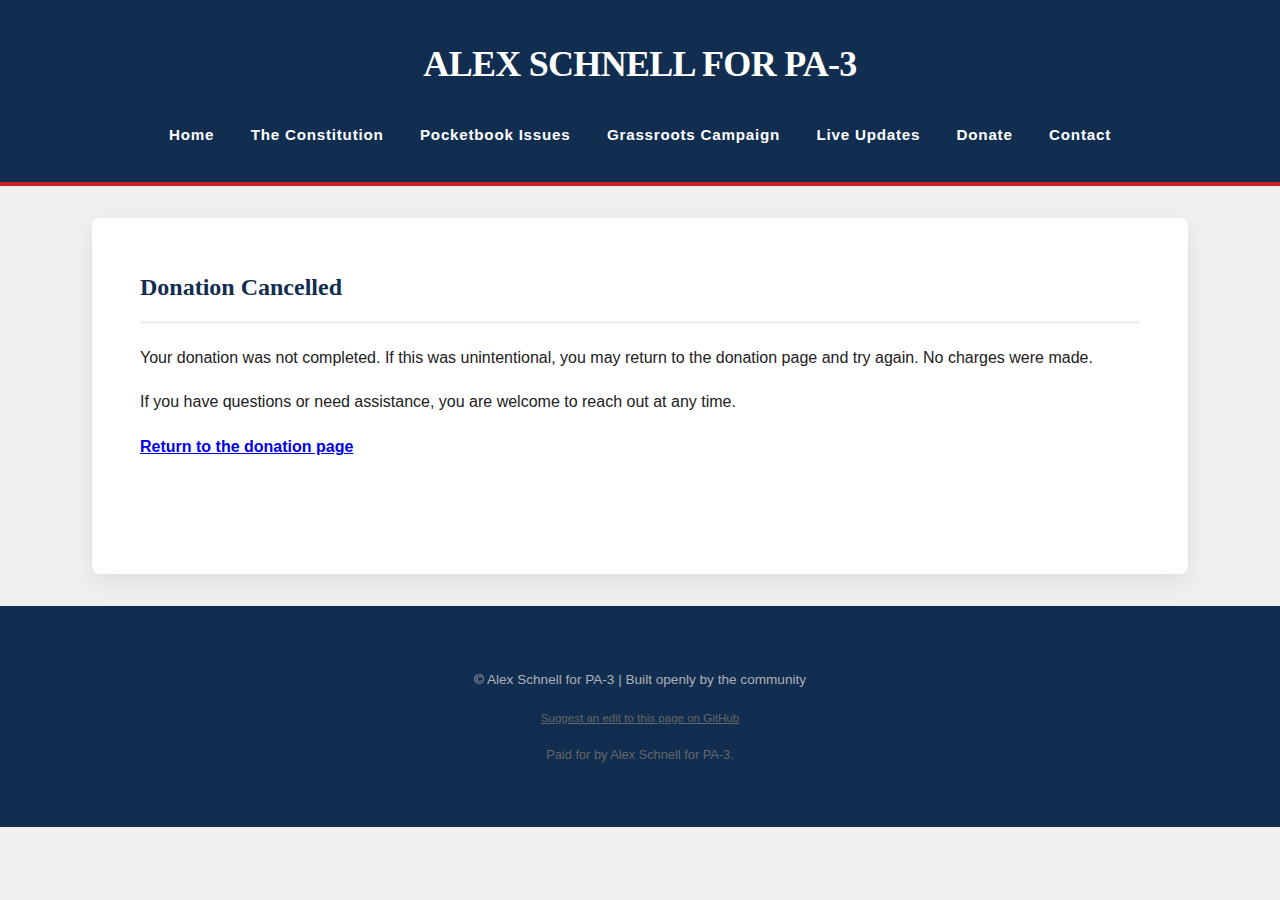
<file: donation-cancelled.html>
<!DOCTYPE html>
<html lang="en">
<head>
  <meta charset="UTF-8">
  <title>Donation Cancelled | Alex Schnell for PA-3</title>
  <meta name="viewport" content="width=device-width, initial-scale=1.0">

  <meta name="description" content="Your donation was cancelled. You may return to the campaign site or try again.">
  <link rel="canonical" href="https://alexschnellpa3.com/donation-cancelled.html">

  <meta property="og:title" content="Donation Cancelled | Alex Schnell for PA-3">
  <meta property="og:description" content="You may return to the campaign site or try again.">
  <meta property="og:image" content="https://alexschnellpa3.com/images/alex-schnell-placeholder.jpg">
  <meta property="og:url" content="https://alexschnellpa3.com/donation-cancelled.html">
  <meta name="twitter:card" content="summary_large_image">

  <link rel="stylesheet" href="css/style.css">
</head>
<body>

<header>
  <h1>Alex Schnell for PA-3</h1>
  <nav>
    <a href="index.html">Home</a>
    <a href="constitution.html">The Constitution</a>
    <a href="pocketbook.html">Pocketbook Issues</a>
    <a href="grassroots.html">Grassroots Campaign</a>
    <a href="twitter.html">Live Updates</a>
    <a href="donate.html">Donate</a>
	<a href="contact.html">Contact</a>
  </nav>
</header>

<main>

<section>
  <h2>Donation Cancelled</h2>

  <p>
    Your donation was not completed. If this was unintentional, you may return to the
    donation page and try again. No charges were made.
  </p>

  <p>
    If you have questions or need assistance, you are welcome to reach out at any time.
  </p>

  <p>
    <a href="donate.html" style="font-weight: bold;">Return to the donation page</a>
  </p>
</section>

</main>

<footer>
  <p style="font-size: 0.85rem;">
    © Alex Schnell for PA-3 | Built openly by the community
  </p>
  <a href="https://github.com/alexschnellpa3/alexschnellpa3.github.io/edit/main/donation-cancelled.html"
     style="font-size: 0.85em; color: #666;">
    Suggest an edit to this page on GitHub
  </a>
  <p style="font-size: 0.8rem; color: #666;">
    Paid for by Alex Schnell for PA-3.
  </p>
</footer>

</body>
</html>
</file>
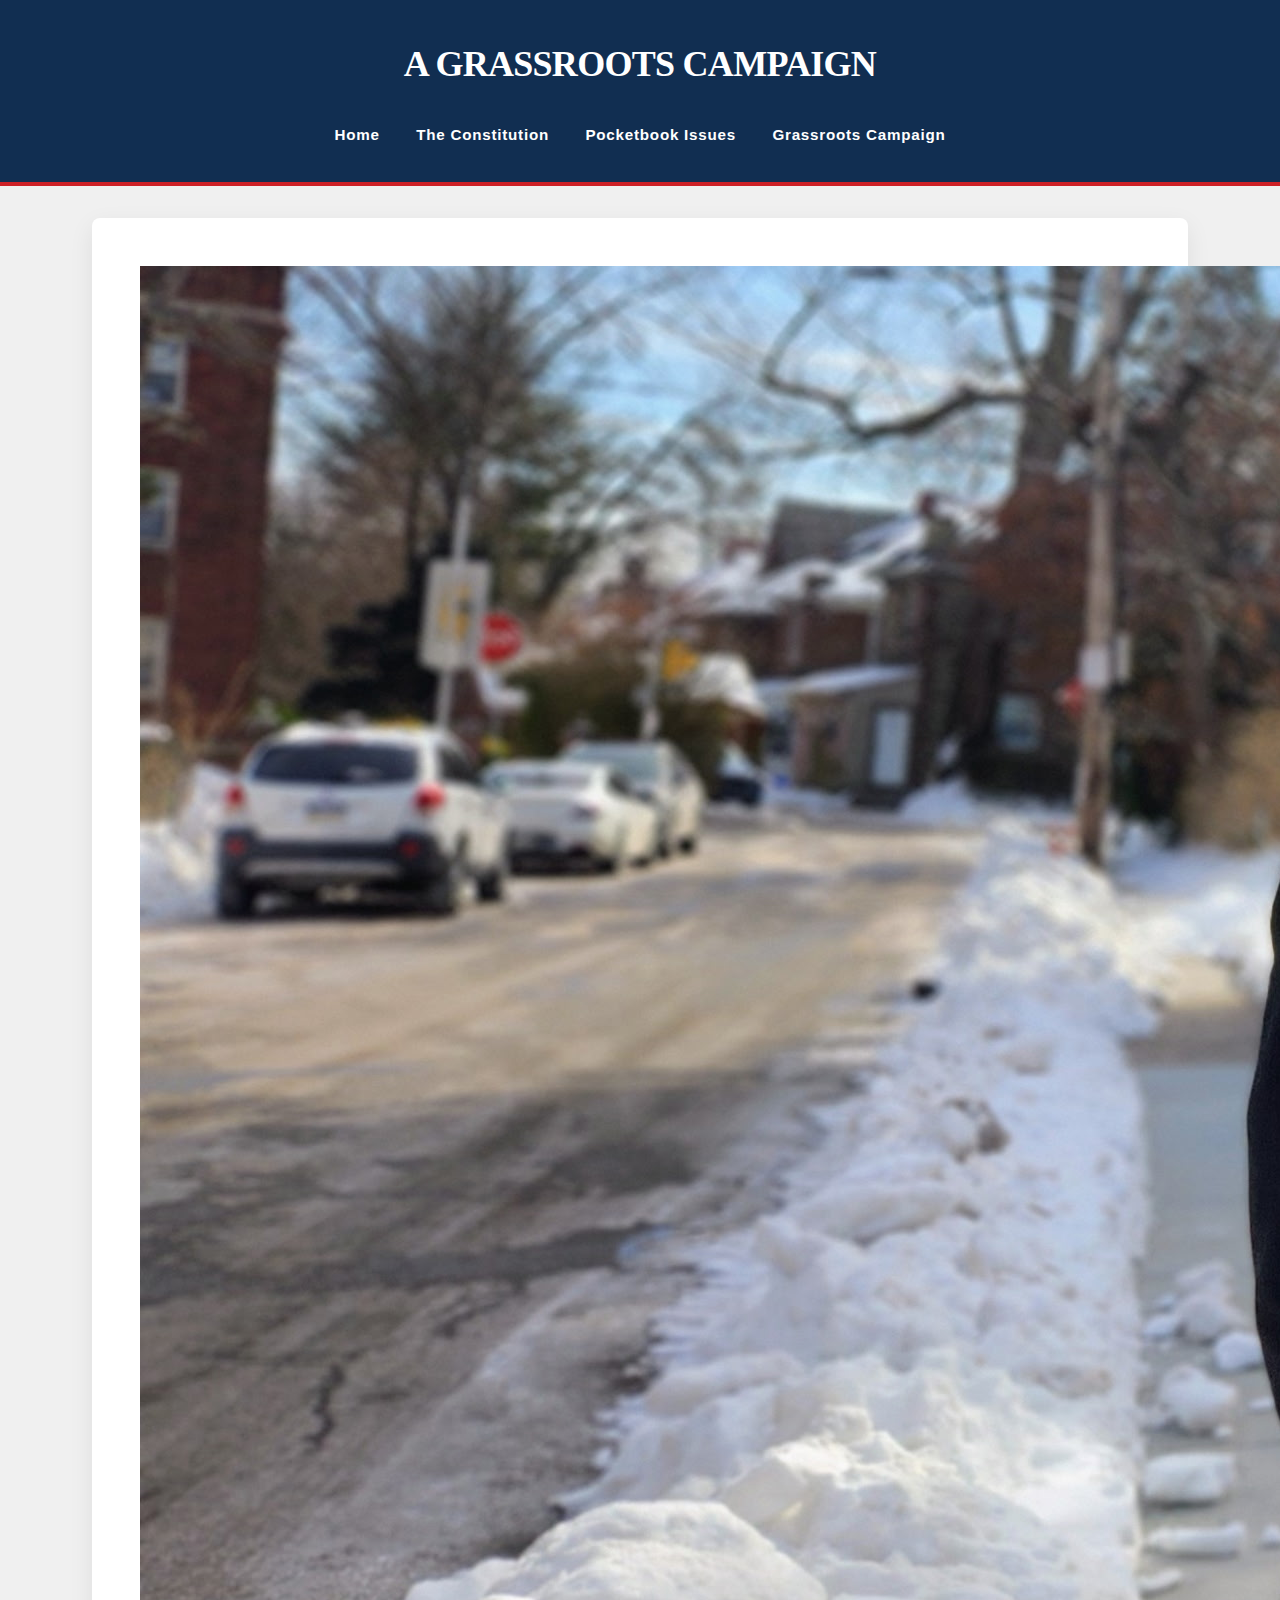
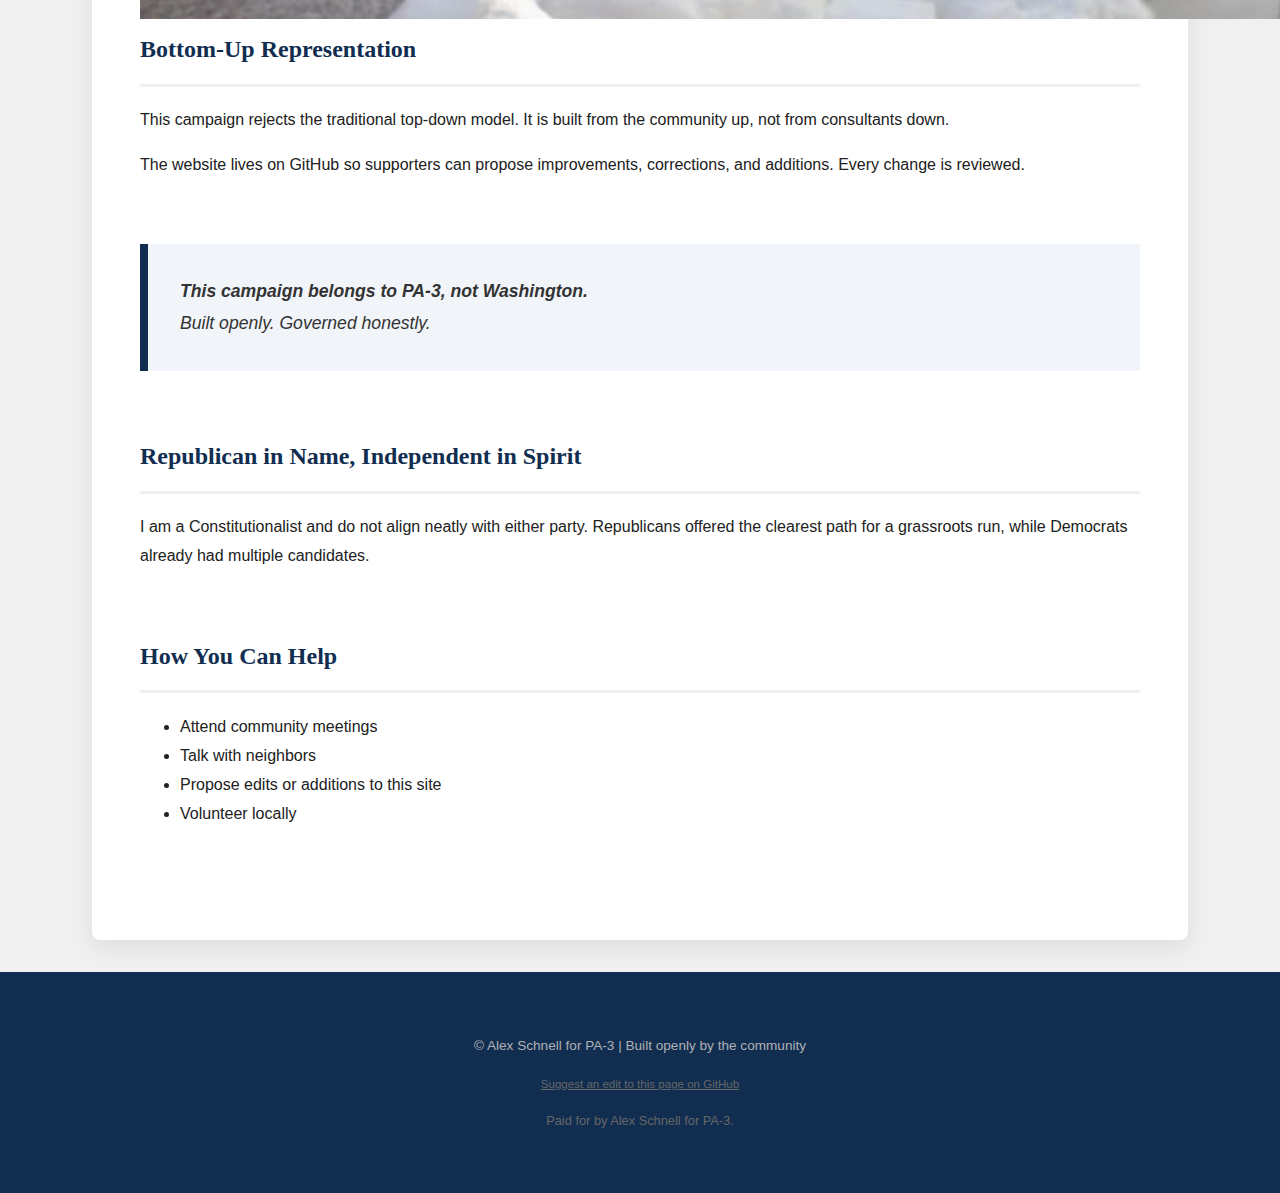
<file: grassroots.html>
<!DOCTYPE html>
<html lang="en">
<head>
  <meta charset="UTF-8">
  <title>Grassroots Campaign | Alex Schnell for PA-3</title>
  <meta name="viewport" content="width=device-width, initial-scale=1.0">
  
  <meta name="description" content="Transparency is the structure. Learn how the Alex Schnell campaign for PA-3 is built openly by the community using GitHub.">
  <link rel="canonical" href="https://alexschnellpa3.com/grassroots.html">
  
  <meta property="og:title" content="Grassroots Campaign - Alex Schnell for PA-3">
  <meta property="og:description" content="A bottom-up campaign where supporters can propose improvements and corrections directly.">
  <meta property="og:image" content="https://alexschnellpa3.com/images/alex-schnell-placeholder.jpg">
  <meta property="og:url" content="https://alexschnellpa3.com">
  <meta name="twitter:card" content="summary_large_image">

  <link rel="stylesheet" href="css/style.css">
</head>
<body>

<header>
  <h1>A Grassroots Campaign</h1>
  <nav>
    <a href="index.html">Home</a>
    <a href="constitution.html">The Constitution</a>
    <a href="pocketbook.html">Pocketbook Issues</a>
    <a href="grassroots.html">Grassroots Campaign</a>
  </nav>
</header>

<main>

<section>
  <img src="images/alex-schnell-placeholder.jpg" alt="Campaign Image">
  <h2>Bottom-Up Representation</h2>

  <p>
    This campaign rejects the traditional top-down model.
    It is built from the community up, not from consultants down.
  </p>

  <p>
    The website lives on GitHub so supporters can propose improvements,
    corrections, and additions. Every change is reviewed.
  </p>
</section>

<section class="callout">
  <strong>This campaign belongs to PA-3, not Washington.</strong><br>
  Built openly. Governed honestly.
</section>

<section>
  <h2>Republican in Name, Independent in Spirit</h2>
  <p>
    I am a Constitutionalist and do not align neatly with either party.
    Republicans offered the clearest path for a grassroots run,
    while Democrats already had multiple candidates.
  </p>
</section>

<section>
  <h2>How You Can Help</h2>
  <ul>
    <li>Attend community meetings</li>
    <li>Talk with neighbors</li>
    <li>Propose edits or additions to this site</li>
    <li>Volunteer locally</li>
  </ul>
</section>

</main>

<footer>
  <p style="font-size: 0.85rem;">
    © Alex Schnell for PA-3 | Built openly by the community
  </p>
  <a href="https://github.com/alexschnellpa3/alexschnellpa3.github.io/edit/main/grassroots.html" style="font-size: 0.85em; color: #666;">
      Suggest an edit to this page on GitHub
  </a>
  <p style="font-size: 0.8rem; color: #666;">
    Paid for by Alex Schnell for PA-3.
  </p>
</footer>

</body>
</html>
</file>
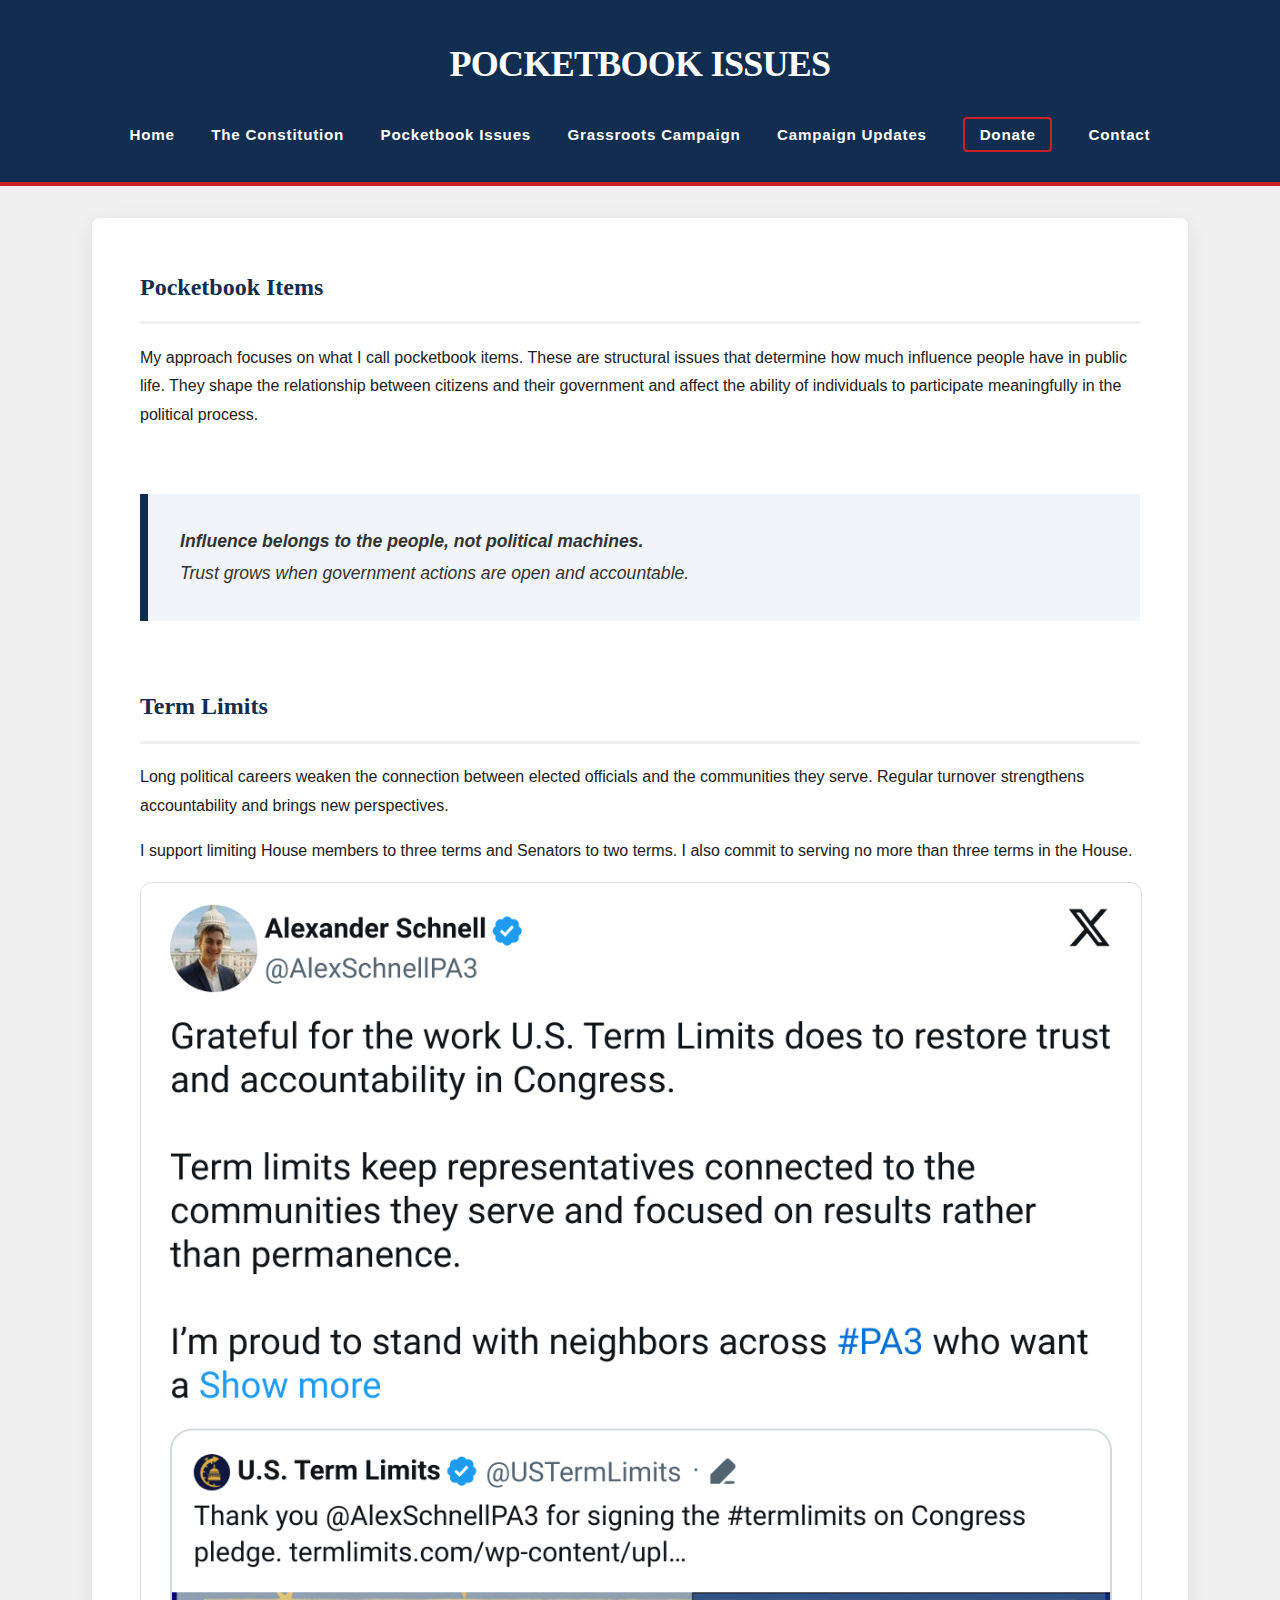
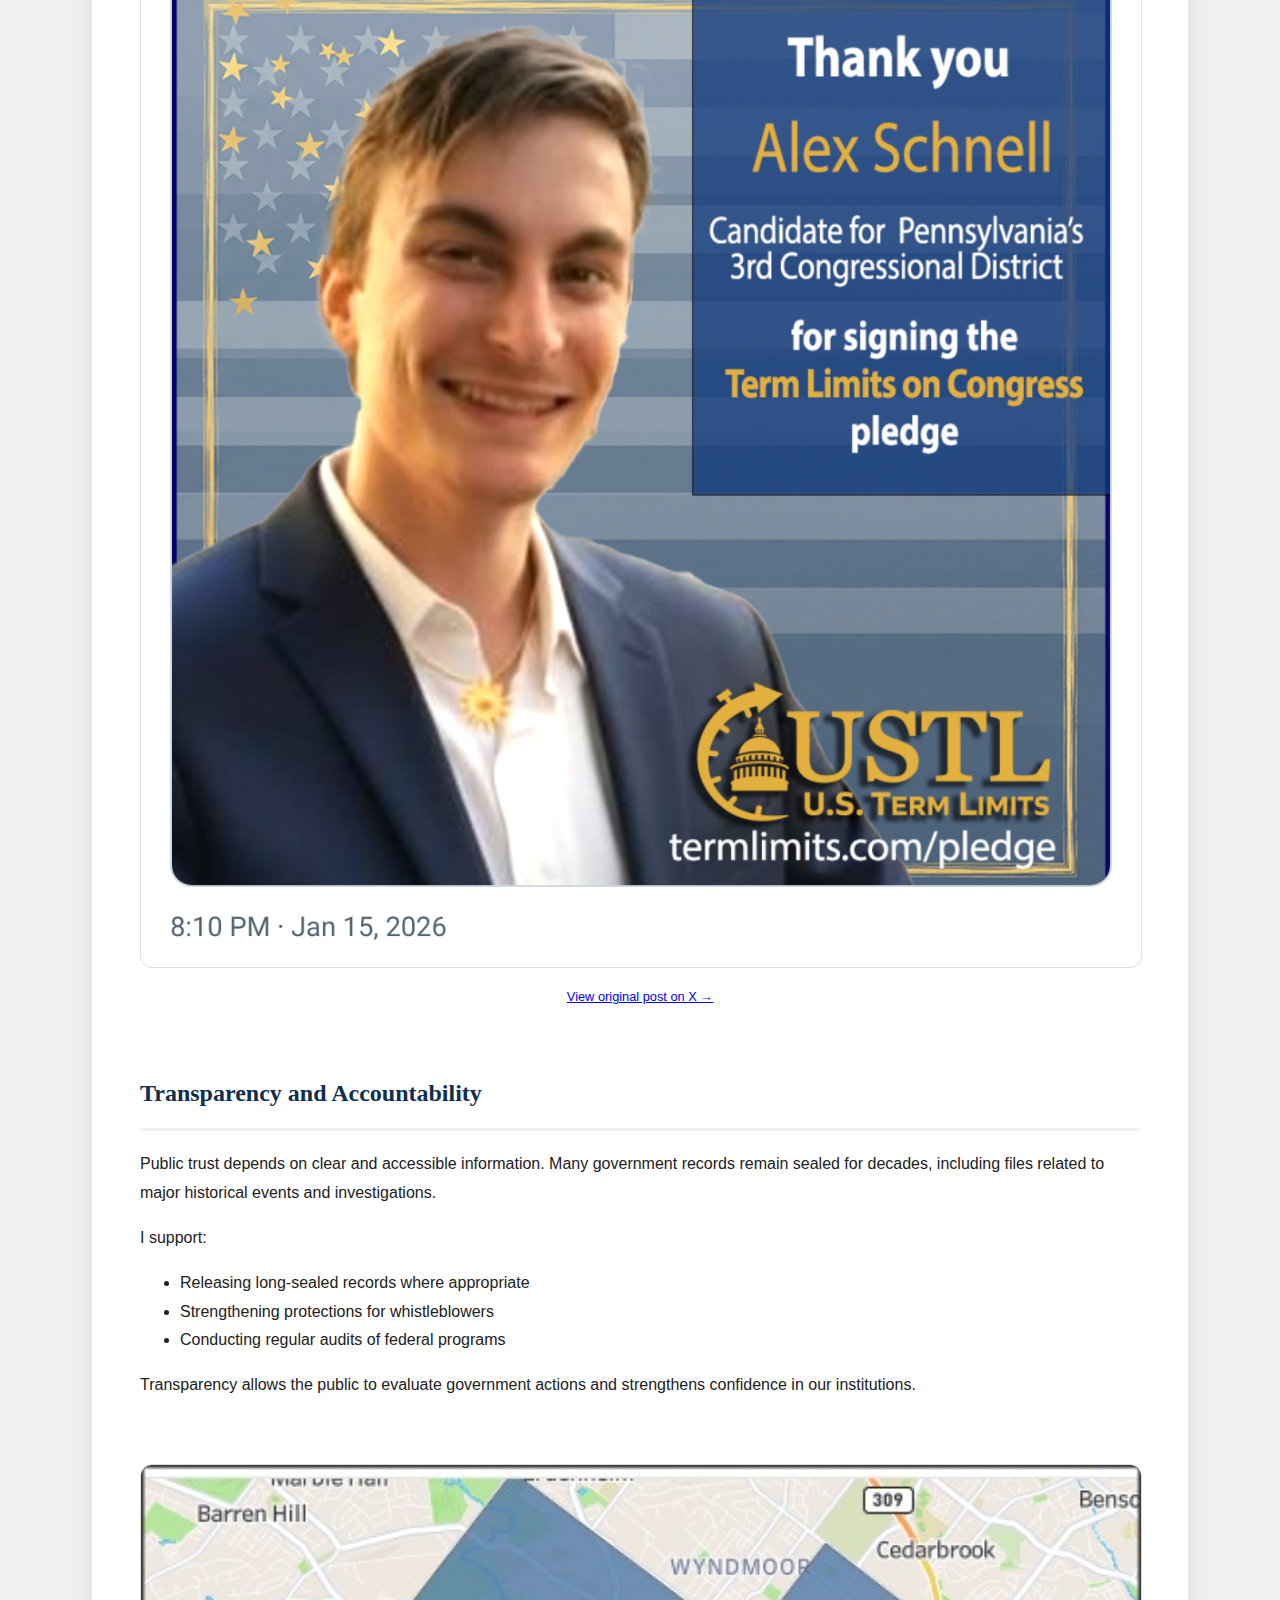
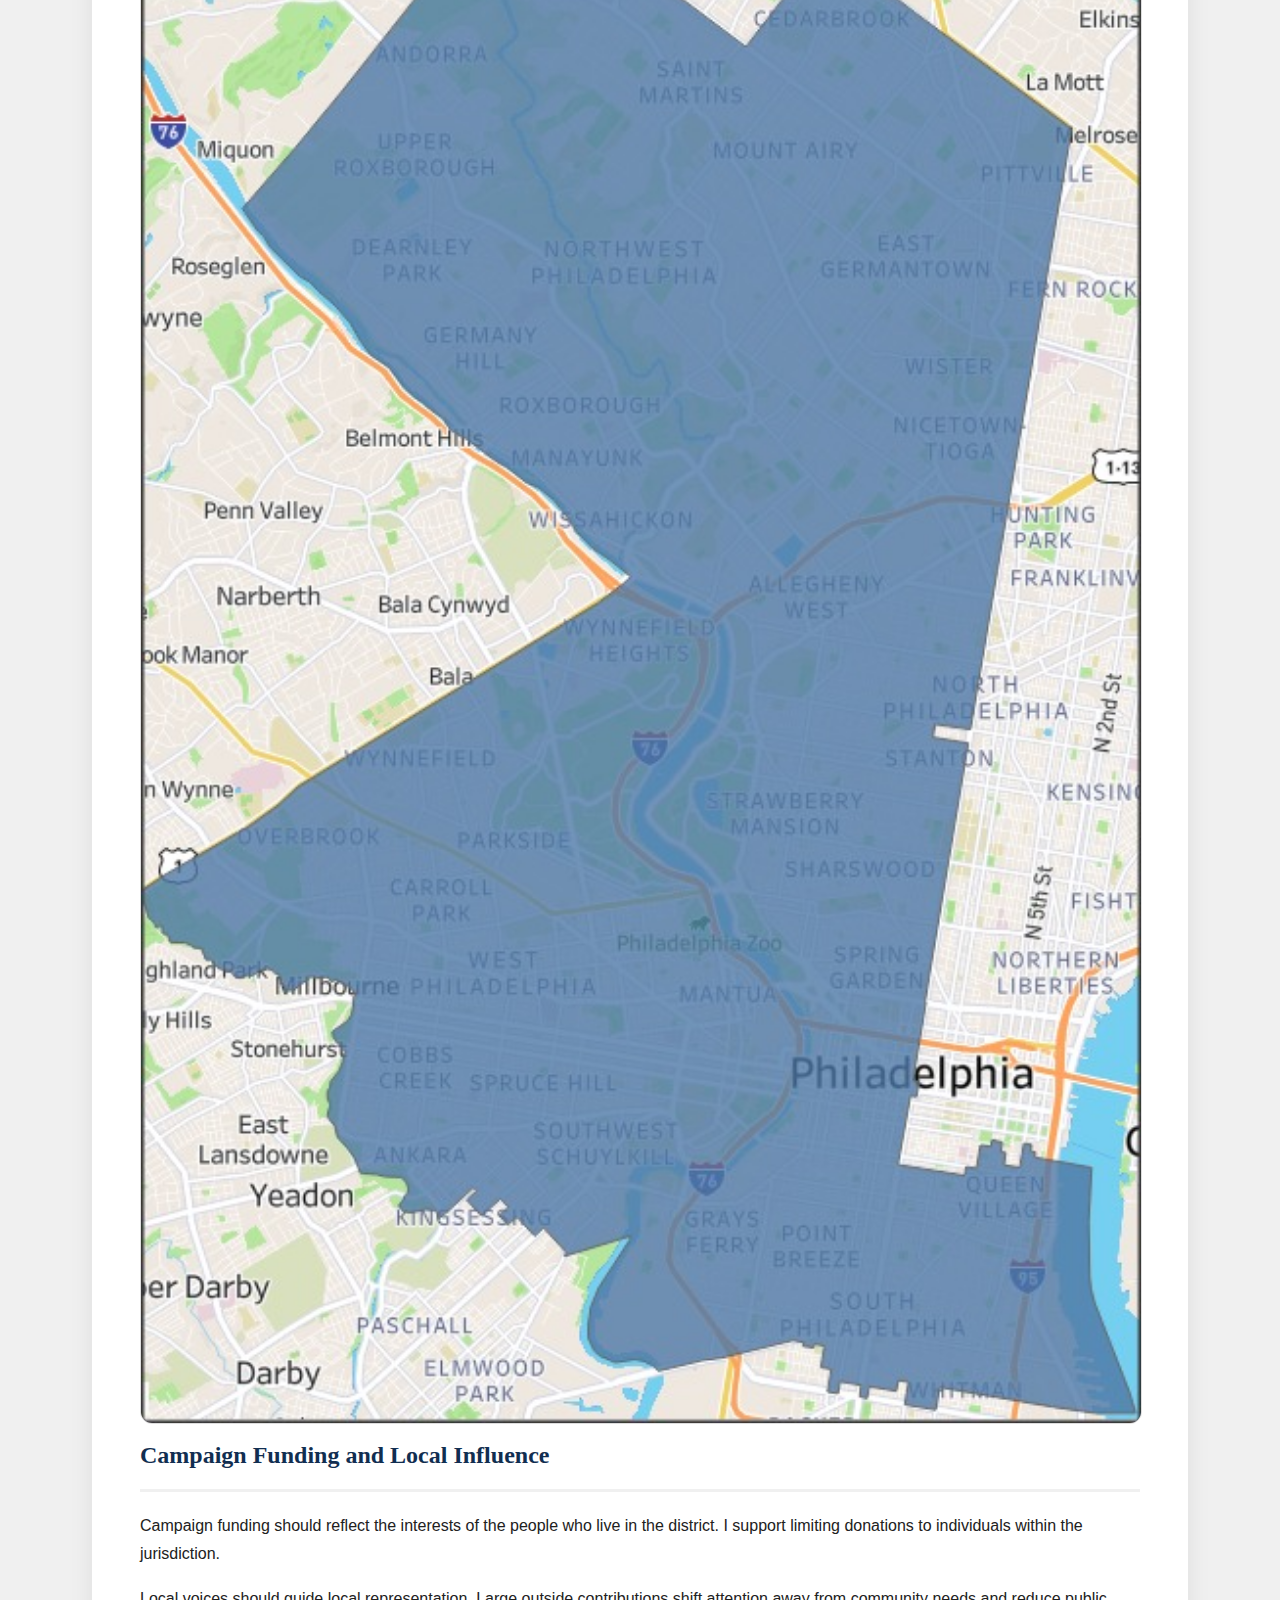
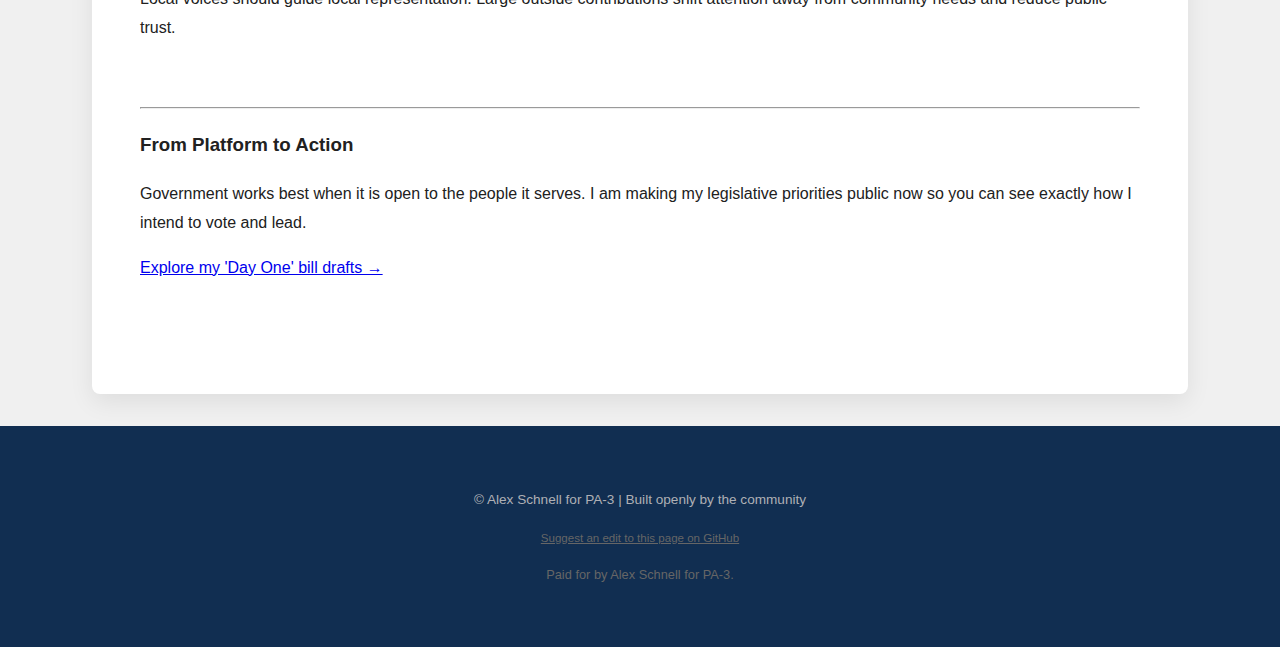
<file: pocketbook.html>
<!DOCTYPE html>
<html lang="en">
<head>
  <meta charset="UTF-8">
  <title>Pocketbook Issues | Alex Schnell for PA-3</title>
  <meta name="viewport" content="width=device-width, initial-scale=1.0">
  
  <meta name="description" content="Structural issues that give people influence: Term limits, transparency, clean money, and ballot access for PA-3.">
  <link rel="canonical" href="https://alexschnellpa3.com/pocketbook.html">
  
  <meta property="og:title" content="Pocketbook Issues - Alex Schnell for PA-3">
  <meta property="og:description" content="Focusing on issues that determine whether people have a real say in how they are governed.">
  <meta property="og:image" content="https://alexschnellpa3.com/images/alex-schnell-placeholder.jpg">
  <meta property="og:url" content="https://alexschnellpa3.com">
  <meta name="twitter:card" content="summary_large_image">

  <!-- Favicons -->
  <link rel="icon" type="image/png" href="/images/favicon.png">
  <link rel="apple-touch-icon" href="/images/favicon.png">
	
  <link rel="stylesheet" href="css/style.css">
</head>
<body>

<header>
  <h1>Pocketbook Issues</h1>
  <nav>
    <a href="index.html">Home</a>
    <a href="constitution.html">The Constitution</a>
    <a href="pocketbook.html">Pocketbook Issues</a>
    <a href="grassroots.html">Grassroots Campaign</a>
    <a href="twitter.html">Campaign Updates</a>
    <a href="donate.html" class="donate-link">Donate</a>
	<a href="contact.html">Contact</a>
  </nav>
</header>

<main>

<section>
  <h2>Pocketbook Items</h2>
  <p>
    My approach focuses on what I call pocketbook items. These are structural issues that determine how much influence people have in public life. They shape the relationship between citizens and their government and affect the ability of individuals to participate meaningfully in the political process.
  </p>
</section>

<section class="callout">
  <strong>Influence belongs to the people, not political machines.</strong><br>
  Trust grows when government actions are open and accountable.
</section>

<section class="schnell-flex-container">
  <div class="schnell-flex-text">
    <h2>Term Limits</h2>
    <p>
      Long political careers weaken the connection between elected officials and the communities they serve. Regular turnover strengthens accountability and brings new perspectives.
    </p>
    <p>
      I support limiting House members to three terms and Senators to two terms. I also commit to serving no more than three terms in the House.
    </p>
  </div>

<div class="schnell-flex-media">
  <a href="https://x.com/AlexSchnellPA3/status/2011969236281749586" target="_blank" rel="noopener">
    <img src="images/term-limits-tweet.jpg" 
         alt="Screenshot of a tweet from Alex Schnell regarding term limits" 
         style="width: 100%; border-radius: 12px; border: 1px solid #ddd;">
  </a>
  <p style="font-size: 0.8rem; color: #666; text-align: center; margin-top: 8px;">
    <a href="https://x.com/AlexSchnellPA3/status/2011969236281749586" target="_blank">View original post on X &rarr;</a>
  </p>
</div>
</section>

<section>
  <h2>Transparency and Accountability</h2>
  <p>
    Public trust depends on clear and accessible information. Many government records remain sealed for decades, including files related to major historical events and investigations.
  </p>
  
  <p>
	I support:
  </p>
  
  <ul>
    <li>Releasing long-sealed records where appropriate</li>
    <li>Strengthening protections for whistleblowers</li>
    <li>Conducting regular audits of federal programs</li>
  </ul>
  
  <p>
	Transparency allows the public to evaluate government actions and strengthens confidence in our institutions.
  </p>  
</section>

<section class="schnell-flex-container">
  <div class="schnell-flex-media">
    <img src="images/pa3-jurisdiction.jpg" 
         alt="Map highlighting the jurisdictional boundaries of Pennsylvania's 3rd district" 
         style="width: 100%; border-radius: 12px; border: 1px solid #ddd;">
  </div>

  <div class="schnell-flex-text">
    <h2>Campaign Funding and Local Influence</h2>
    <p>
      Campaign funding should reflect the interests of the people who live in the district. I support limiting donations to individuals within the jurisdiction.
    </p>
    <p>
      Local voices should guide local representation. Large outside contributions shift attention away from community needs and reduce public trust.
    </p>
  </div>
</section>

<section class="legislative-transition">
  <hr aria-hidden="true">
  <h3>From Platform to Action</h3>
  <p>
    Government works best when it is open to the people it serves. I am making my legislative priorities public now so you can see exactly how I intend to vote and lead.
  </p>
  
  <p>
    <a href="pdf-viewer.html" class="button-style" target="_blank">
      Explore my 'Day One' bill drafts &rarr;
    </a>
  </p>
</section>

</main>

<footer>
  <p style="font-size: 0.85rem;">
    © Alex Schnell for PA-3 | Built openly by the community
  </p>
  <a href="https://github.com/alexschnellpa3/alexschnellpa3.github.io/edit/main/pocketbook.html" style="font-size: 0.85em; color: #666;">
      Suggest an edit to this page on GitHub
  </a>
  <p style="font-size: 0.8rem; color: #666;">
    Paid for by Alex Schnell for PA-3.
  </p>
</footer>

</body>
</html>
</file>
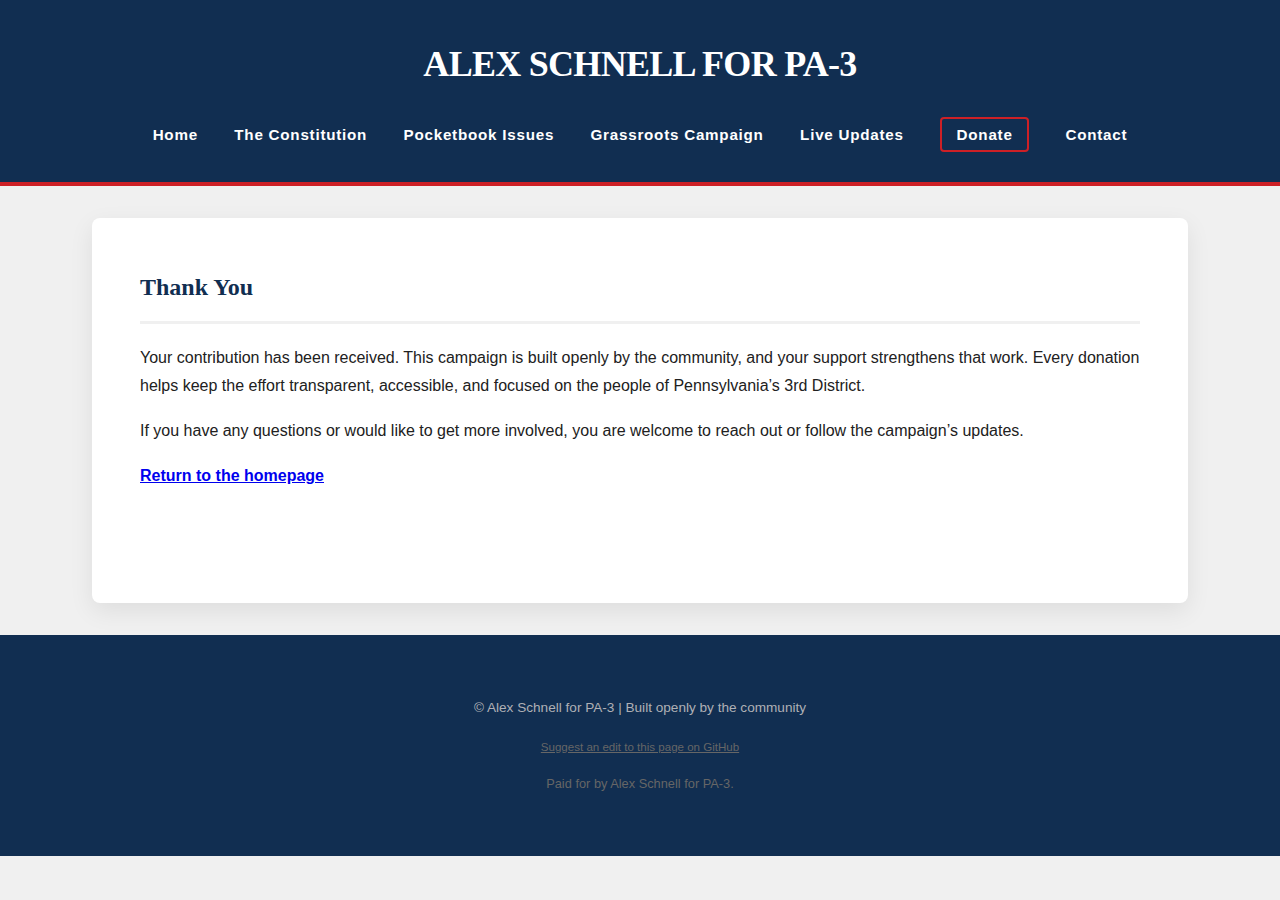
<file: thank-you.html>
<!DOCTYPE html>
<html lang="en">
<head>
  <meta charset="UTF-8">
  <title>Thank You | Alex Schnell for PA-3</title>
  <meta name="viewport" content="width=device-width, initial-scale=1.0">

  <meta name="description" content="Thank you for supporting the grassroots campaign for Alex Schnell in Pennsylvania’s 3rd District.">
  <link rel="canonical" href="https://alexschnellpa3.com/thank-you.html">

  <meta property="og:title" content="Thank You | Alex Schnell for PA-3">
  <meta property="og:description" content="Your contribution helps build a transparent, community-first campaign.">
  <meta property="og:image" content="https://alexschnellpa3.com/images/alex-schnell-placeholder.jpg">
  <meta property="og:url" content="https://alexschnellpa3.com/thank-you.html">
  <meta name="twitter:card" content="summary_large_image">

  <!-- Favicons -->
  <link rel="icon" type="image/png" href="/images/favicon.png">
  <link rel="apple-touch-icon" href="/images/favicon.png">
	
  <link rel="stylesheet" href="css/style.css">
</head>
<body>

<header>
  <h1>Alex Schnell for PA-3</h1>
  <nav>
    <a href="index.html">Home</a>
    <a href="constitution.html">The Constitution</a>
    <a href="pocketbook.html">Pocketbook Issues</a>
    <a href="grassroots.html">Grassroots Campaign</a>
    <a href="twitter.html">Live Updates</a>
    <a href="donate.html" class="donate-link">Donate</a>
	<a href="contact.html">Contact</a>
  </nav>
</header>

<main>

<section>
  <h2>Thank You</h2>

  <p>
    Your contribution has been received. This campaign is built openly by the community,
    and your support strengthens that work. Every donation helps keep the effort
    transparent, accessible, and focused on the people of Pennsylvania’s 3rd District.
  </p>

  <p>
    If you have any questions or would like to get more involved, you are welcome to
    reach out or follow the campaign’s updates.
  </p>

  <p>
    <a href="index.html" style="font-weight: bold;">Return to the homepage</a>
  </p>
</section>

</main>

<footer>
  <p style="font-size: 0.85rem;">
    © Alex Schnell for PA-3 | Built openly by the community
  </p>
  <a href="https://github.com/alexschnellpa3/alexschnellpa3.github.io/edit/main/thank-you.html"
     style="font-size: 0.85em; color: #666;">
    Suggest an edit to this page on GitHub
  </a>
  <p style="font-size: 0.8rem; color: #666;">
    Paid for by Alex Schnell for PA-3.
  </p>
</footer>

</body>
</html>
</file>
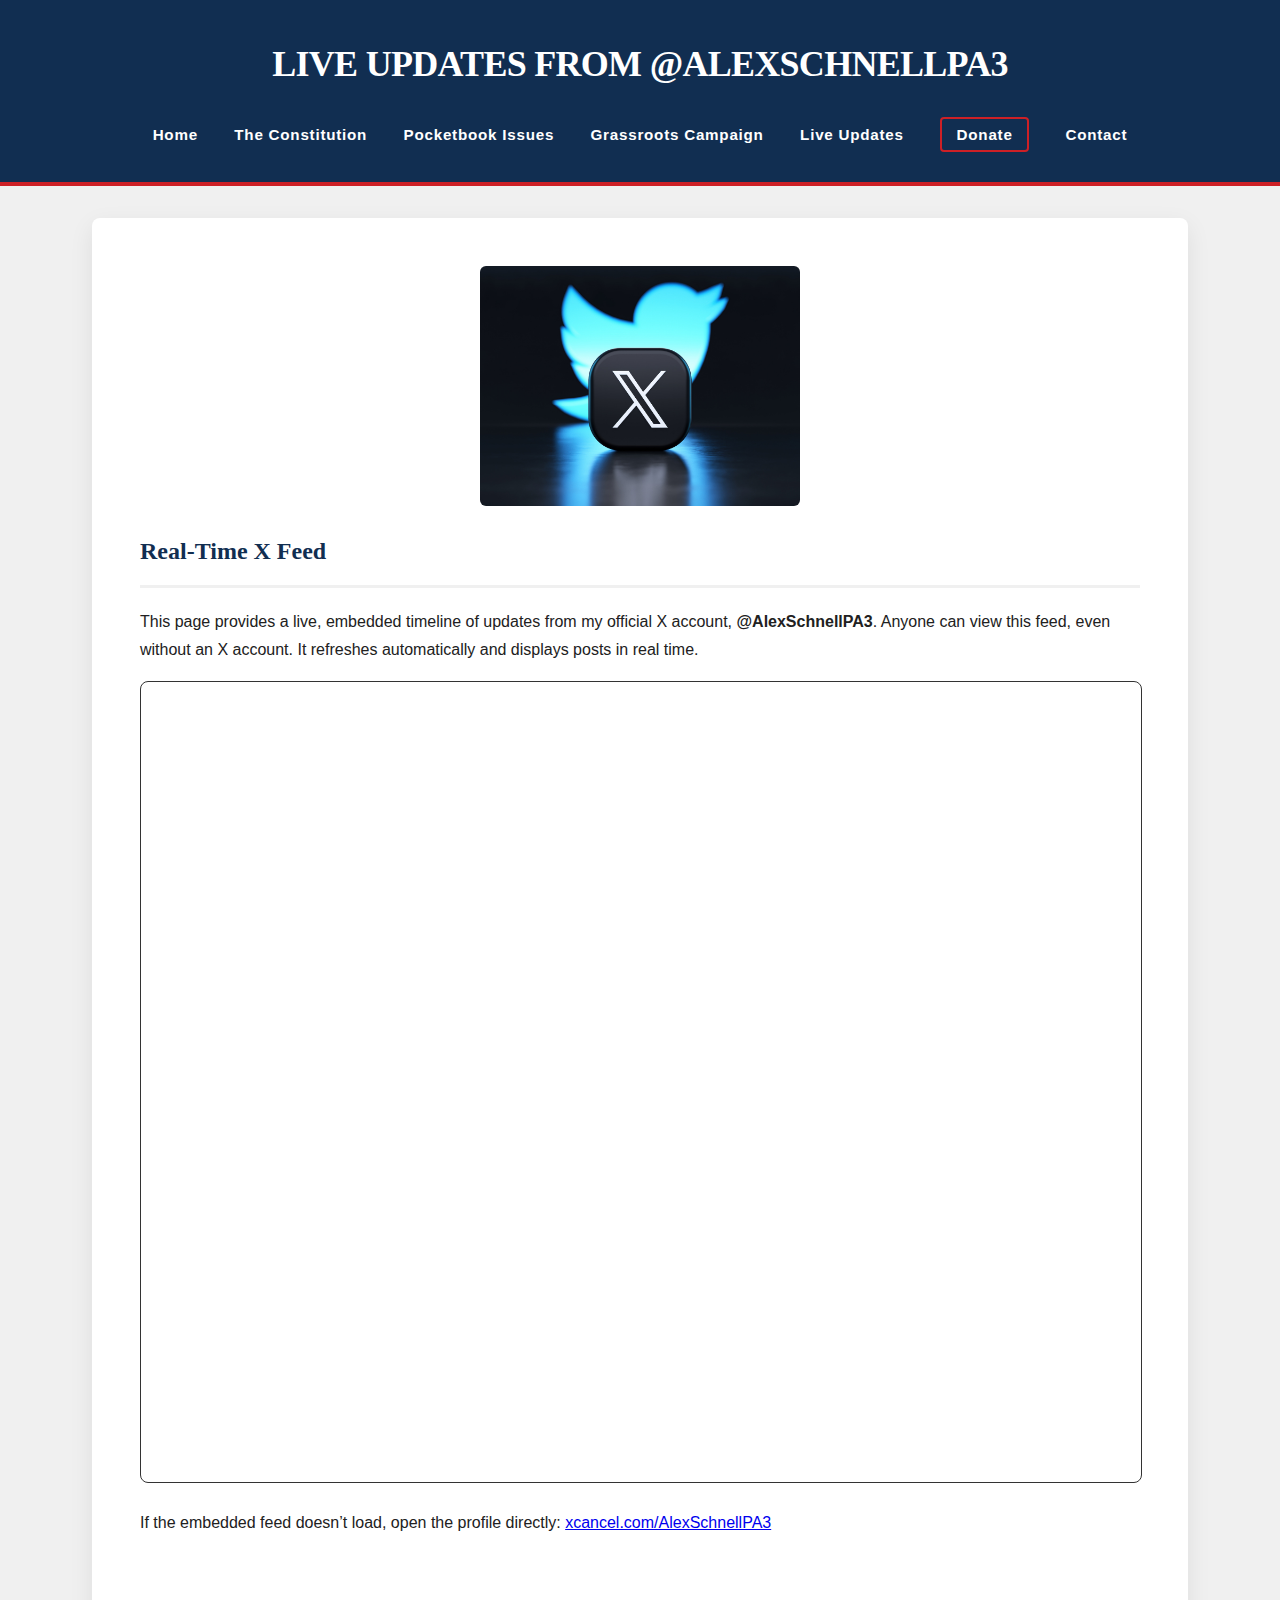
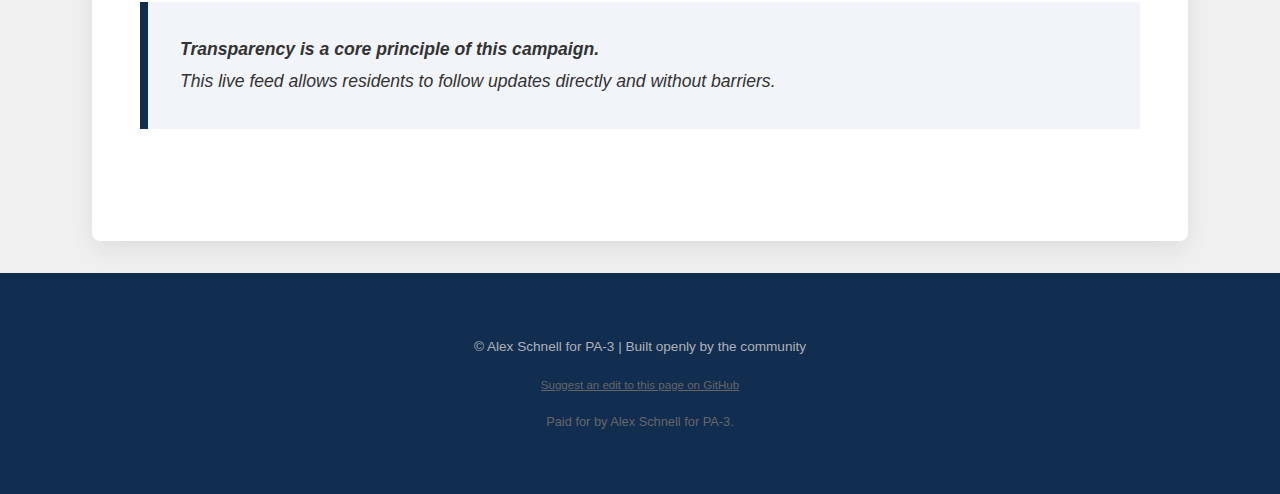
<file: twitter.html>
<!DOCTYPE html>
<html lang="en">
<head>
  <meta charset="UTF-8">
  <title>Live Updates | Alex Schnell for PA-3</title>
  <meta name="viewport" content="width=device-width, initial-scale=1.0">

  <meta name="description" content="Real-time updates from @AlexSchnellPA3. A live, embedded X (Twitter) feed for the Alex Schnell grassroots campaign.">
  <link rel="canonical" href="https://alexschnellpa3.com/twitter.html">

  <meta property="og:title" content="Live Updates - Alex Schnell for PA-3">
  <meta property="og:description" content="Follow real-time updates from the Alex Schnell grassroots campaign.">
  <meta property="og:image" content="https://alexschnellpa3.com/images/x-twitter-logo.jpg">
  <meta property="og:url" content="https://alexschnellpa3.com">
  <meta name="twitter:card" content="summary_large_image">

  <!-- Favicons -->
  <link rel="icon" type="image/png" href="/images/favicon.png">
  <link rel="apple-touch-icon" href="/images/favicon.png">
	
  <link rel="stylesheet" href="css/style.css">
</head>
<body>

<header>
  <h1>Live Updates from @AlexSchnellPA3</h1>
  <nav>
    <a href="index.html">Home</a>
    <a href="constitution.html">The Constitution</a>
    <a href="pocketbook.html">Pocketbook Issues</a>
    <a href="grassroots.html">Grassroots Campaign</a>
    <a href="twitter.html">Live Updates</a>
    <a href="donate.html" class="donate-link">Donate</a>
	<a href="contact.html">Contact</a>
  </nav>
</header>

<main>

<section>
  <img src="images/x-twitter-logo.jpg" alt="X Logo" class="content-image">
  <h2>Real-Time X Feed</h2>

  <p>
    This page provides a live, embedded timeline of updates from my official X account,
    <strong>@AlexSchnellPA3</strong>. Anyone can view this feed, even without an X account.
    It refreshes automatically and displays posts in real time.
  </p>

  <!-- Nitter timeline embed via iframe (choose a healthy instance). -->
  <div class="nitter-embed" aria-label="Nitter timeline for @AlexSchnellPA3">
    <iframe
      src="https://xcancel.com/AlexSchnellPA3"
      style="width: 100%; height: 800px; border: 1px solid #333; border-radius: 8px;"
      loading="lazy"
      referrerpolicy="no-referrer"
      sandbox="allow-same-origin allow-scripts allow-popups"
      title="Timeline: @AlexSchnellPA3">
    </iframe>

    <!-- Accessible fallback if the instance blocks iframes or is down -->
    <p class="nitter-fallback">
      If the embedded feed doesn’t load, open the profile directly:
      <a href="https://xcancel.com/AlexSchnellPA3" rel="noopener">xcancel.com/AlexSchnellPA3</a>
    </p>
  </div>

  <!-- No widgets.js: Nitter serves plain HTML and avoids tracking. -->
  <!-- For single-featured tweets, you can embed per-tweet URLs:
       https://xcancel.com/AlexSchnellPA3/status/TWEET_ID/embed
       (Support varies per instance.) -->
</section>

<section class="callout">
  <strong>Transparency is a core principle of this campaign.</strong><br>
  This live feed allows residents to follow updates directly and without barriers.
</section>

</main>

<footer>
  <p style="font-size: 0.85rem;">
    © Alex Schnell for PA-3 | Built openly by the community
  </p>
  <a href="https://github.com/alexschnellpa3/alexschnellpa3.github.io/edit/main/twitter.html" style="font-size: 0.85em; color: #666;">
      Suggest an edit to this page on GitHub
  </a>
  <p style="font-size: 0.8rem; color: #666;">
    Paid for by Alex Schnell for PA-3.
  </p>
</footer>

</body>
</html>
</file>
<file: css/style.css>
/* ================================
   GLOBAL STYLES — CONGRESSIONAL
   ================================ */

:root {
  /* USWDS-aligned palette */
  --primary-navy: #112e51;
  --accent-red: #cd2026;
  --bg-gray: #f0f0f0;
  --text-main: #212121;
  --white: #ffffff;
}

body {
  font-family: 'Public Sans', 'Source Sans Pro', sans-serif;
  margin: 0;
  background-color: var(--bg-gray);
  color: var(--text-main);
  line-height: 1.8;
  -webkit-font-smoothing: antialiased;
}

/* ================================
   HEADER & NAVIGATION
   ================================ */

header {
  position: sticky;
  top: 0;
  z-index: 1000;
  background-color: var(--primary-navy);
  color: var(--white);
  padding: 2rem 5%;
  border-bottom: 4px solid var(--accent-red);
  display: flex;
  flex-direction: column;
  align-items: center;
}

header h1 {
  margin: 0;
  font-family: 'Merriweather', serif;
  font-weight: 700;
  letter-spacing: -0.02em;
  text-transform: uppercase;
  font-size: 2.25rem;
}

nav {
  margin-top: 1.5rem;
}

nav a {
  color: var(--white);
  margin: 0 1rem;
  text-decoration: none;
  font-weight: 600;
  font-size: 0.95rem;
  letter-spacing: 0.05em;
  border-bottom: 2px solid transparent;
}

nav a:hover {
  border-bottom: 2px solid var(--white);
}

/* Donate link emphasis (NOT a button) */
nav a.donate-link {
  border: 2px solid var(--accent-red);
  padding: 0.45rem 0.9rem;
  border-radius: 4px;
  font-weight: 700;
}

nav a.donate-link:hover {
  background-color: var(--accent-red);
  color: var(--white);
  border-bottom: 2px solid transparent;
}

/* ================================
   MAIN CONTENT LAYOUT
   ================================ */

main {
  max-width: 1000px;
  margin: 2rem auto;
  padding: 3rem;
  background: var(--white);
  box-shadow: 0 8px 24px rgba(0,0,0,0.08);
  border-radius: 8px;
}

section {
  margin-bottom: 4rem;
}

h2 {
  font-family: 'Merriweather', serif;
  color: var(--primary-navy);
  border-bottom: 3px solid var(--bg-gray);
  padding-bottom: 0.75rem;
  margin-top: 0;
}

/* ================================
   COMPONENTS
   ================================ */

.callout {
  background: #f1f4f9;
  padding: 2rem;
  border-left: 8px solid var(--primary-navy);
  font-style: italic;
  font-size: 1.1rem;
  color: #333;
}

.button-primary {
  background-color: var(--accent-red);
  color: white;
  padding: 0.8rem 1.5rem;
  border-radius: 4px;
  text-decoration: none;
  font-weight: bold;
  display: inline-block;
}

/* Standard content images — sitewide */

.content-image {
  display: block;
  max-width: 320px;
  width: 100%;
  height: auto;
  margin: 0 auto 1.5rem;
  border-radius: 6px;
}

/* ================================
   FOOTER
   ================================ */

footer {
  text-align: center;
  padding: 3rem 1rem;
  font-size: 0.85rem;
  background: var(--primary-navy);
  color: #aeb0b5;
}

/* ================================
   RESPONSIVE — MOBILE
   ================================ */

@media (max-width: 768px) {
  main {
    margin: 1rem;
    padding: 1.5rem;
  }

  header h1 {
    font-size: 1.8rem;
    text-align: center;
  }

  nav a {
    display: inline-block;
    margin: 0.5rem;
  }
  
  .content-image {
    max-width: 240px;
  }
}
</file>
